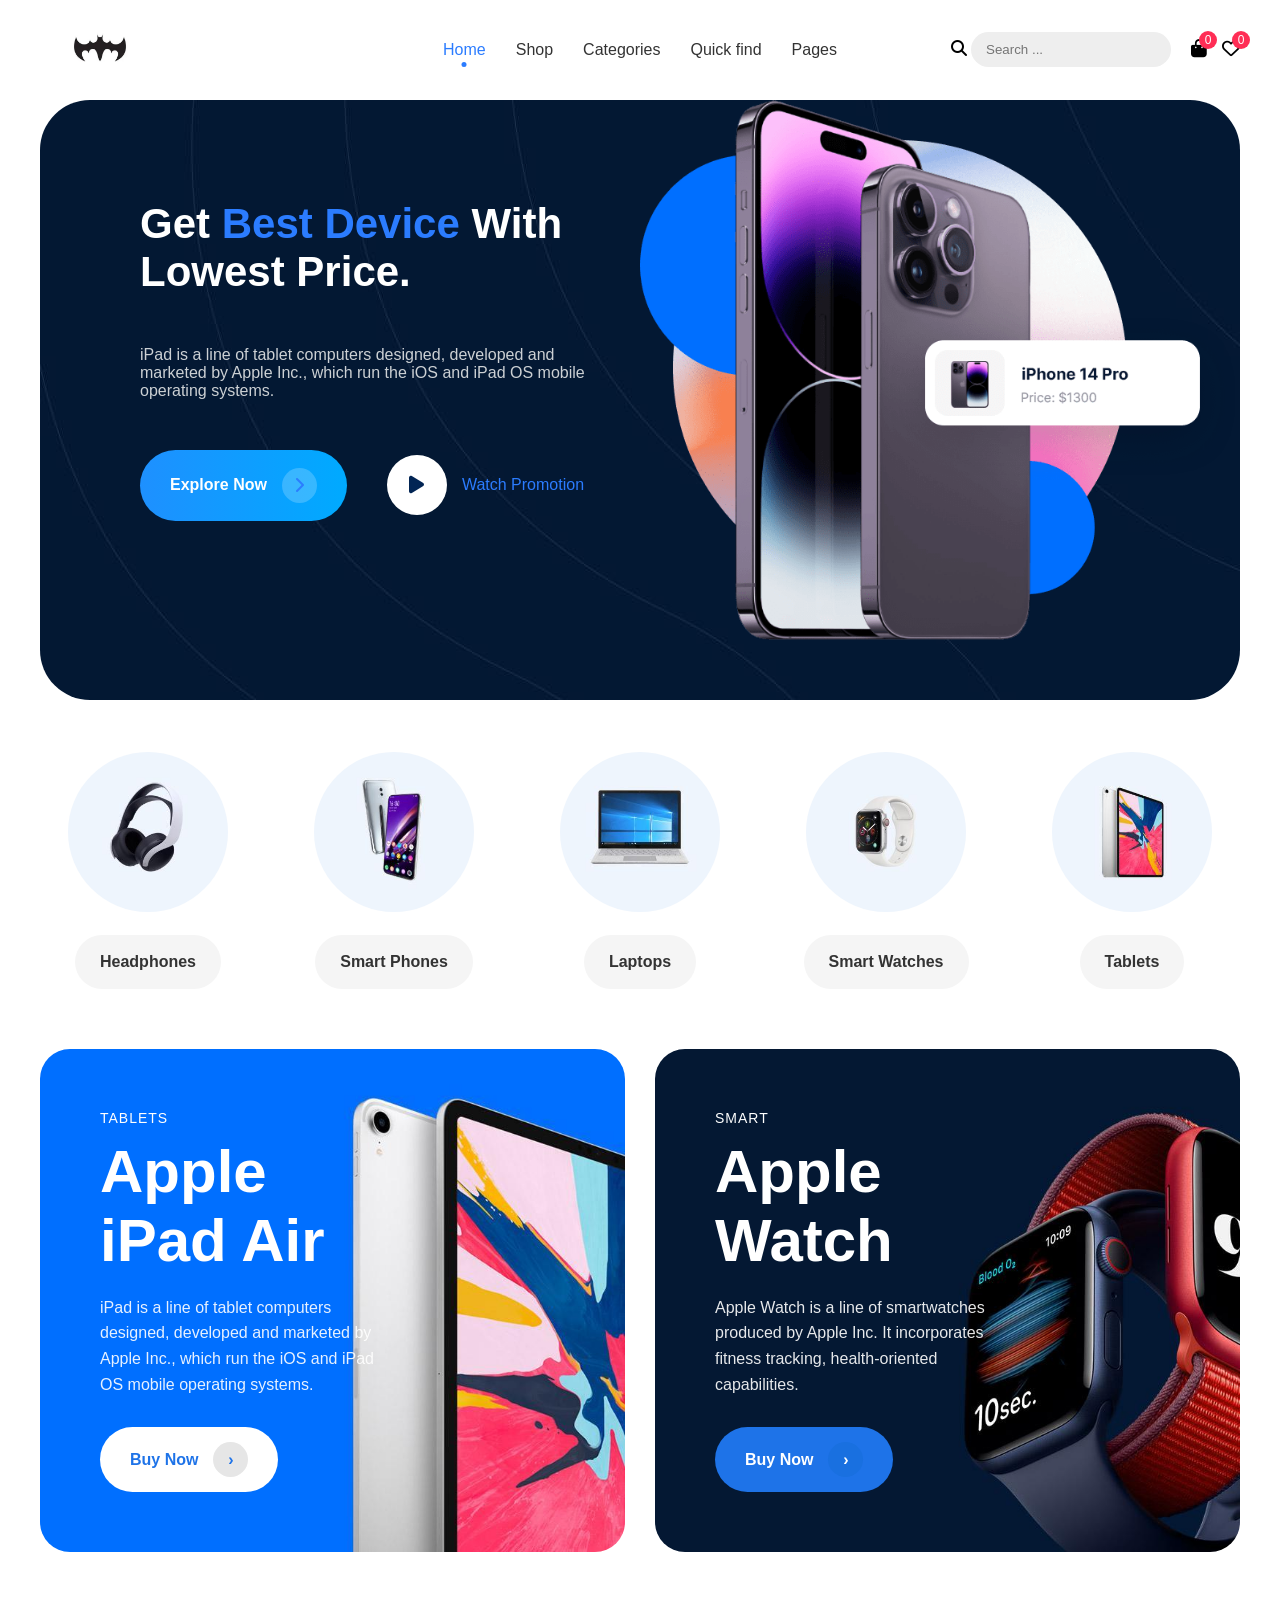
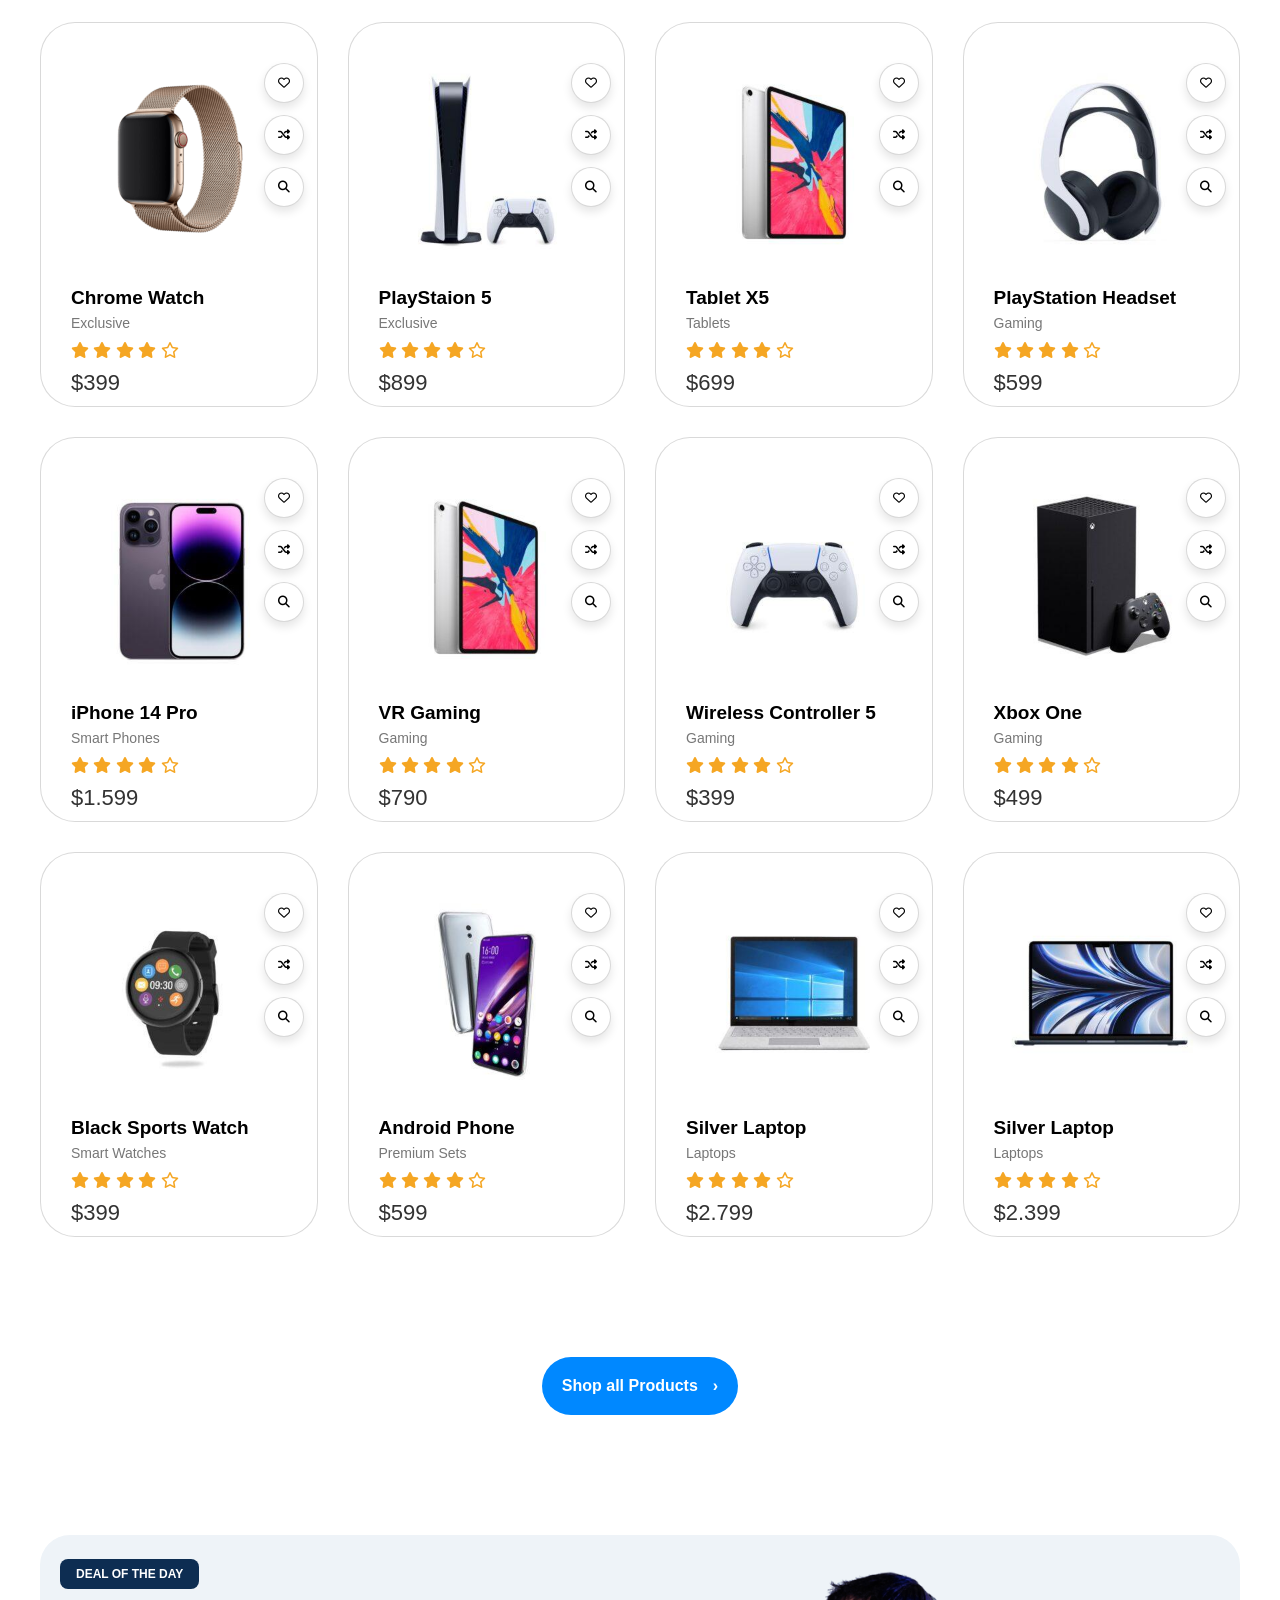
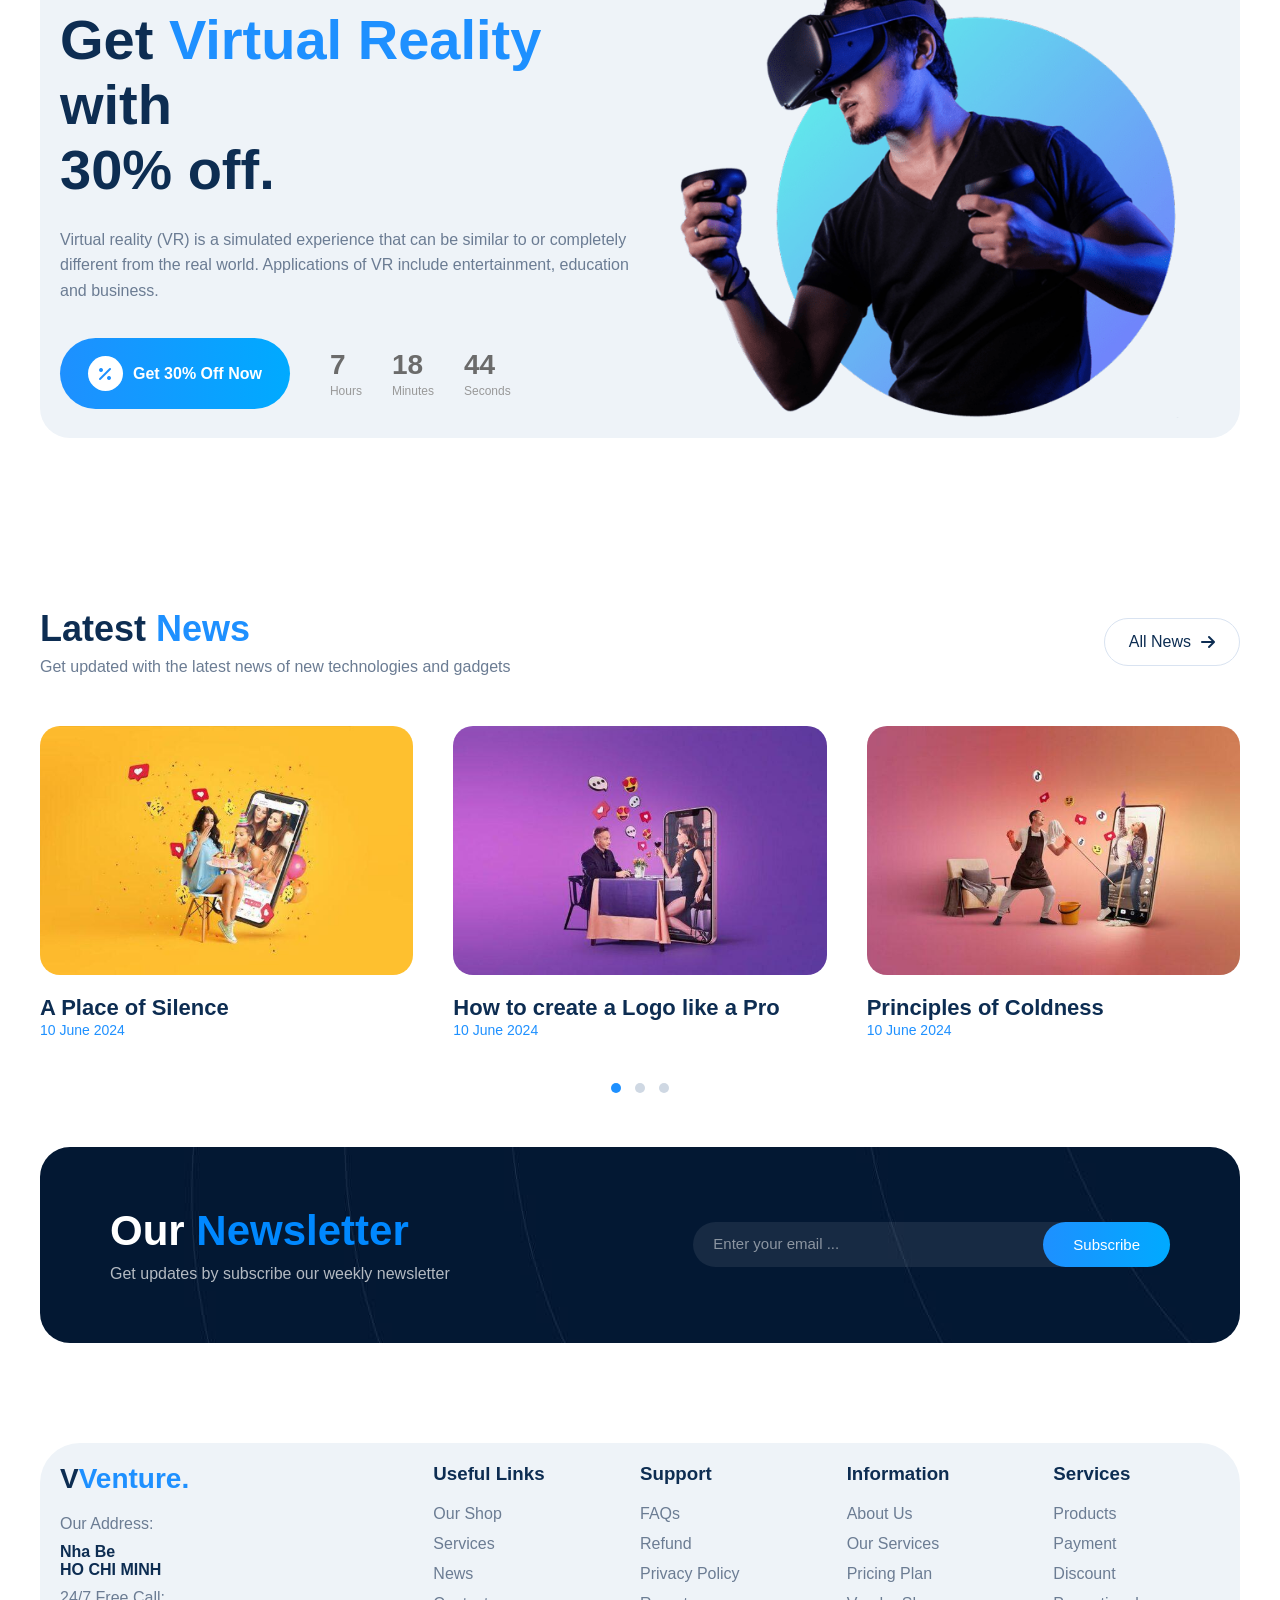
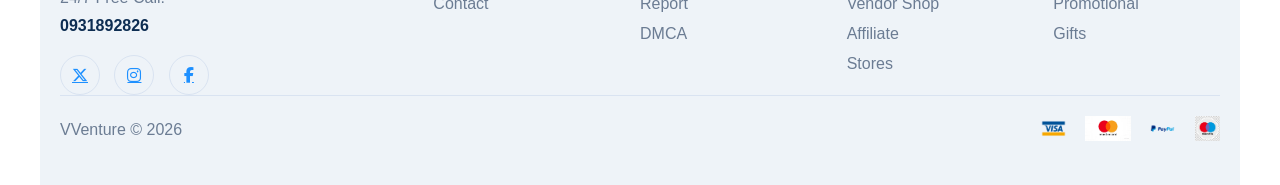
<file: index.html>
<!DOCTYPE html>
<html lang="en">

<head>
  <meta charset="UTF-8">
  <meta name="viewport" content="width=device-width, initial-scale=1.0">
  <title>landing page</title>
  <link rel="stylesheet" href="css/stylesheets.css">
  <link rel="stylesheet" href="https://cdnjs.cloudflare.com/ajax/libs/font-awesome/6.5.1/css/all.min.css">
</head>

<body>
  <div class="container-full">
    <header class="navbar">
      <div class="container">
        <div class="logo">
          <a href="index.html"><img src="images/06-37logo.webp" alt="logo"></a>
        </div>

        <nav class="menu">
          <a class="active menu-a" href="index.html">Home</a>
          <div class="menu-item shop-item">
            <a href="shop.html" class="menu-a">Shop</a>
          </div>
          <div class="menu-item category-item">
            <a href="#" class="menu-a">Categories</a>
          </div>
          <div class="menu-item quick-find-item">
            <a href="#" class="menu-a">Quick find</a>
          </div>
          <div class="menu-item pages-item">
            <a href="#" class="menu-a">Pages</a>
          </div>
          <div class="mega-menu shop">

            <div class="mega-column">
              <h4>Shop by Brand</h4>
              <a href="#"><span>› </span> Apple</a>
              <a href="#"><span>› </span>Sony</a>
              <a href="#"><span>› </span>Samsung</a>
              <a href="#"><span>› </span>Canon</a>
              <a href="#"><span>› </span>Huawei</a>
            </div>

            <div class="mega-column">
              <h4>Shop by Price</h4>
              <a href="#">Under $50</a>
              <a href="#">$50 - $100</a>
              <a href="#">$100 - $200</a>
              <a href="#">$200 - $500</a>
              <a href="#">Over $500</a>
            </div>

            <div class="mega-column">
              <h4>Categories</h4>
              <a href="#"><span>› </span>Headphones</a>
              <a href="#"><span>› </span>Smart Phones</a>
              <a href="#"><span>› </span>Laptops</a>
              <a href="#"><span>› </span>Smart Watches</a>
              <a href="#"><span>› </span>Tablets</a>
            </div>

            <div class="mega-column">
              <h4>Shop by Color</h4>
              <a href="#">Black</a>
              <a href="#">Silver</a>
              <a href="#">White</a>
              <a href="#">Red</a>
              <a href="#">Blue</a>
            </div>

            <div class="mega-column">
              <h4>Shop by Brand</h4>
              <a href="#"><span>› </span>Her</a>
              <a href="#"><span>› </span>Him</a>
              <a href="#"><span>› </span>Gift</a>
            </div>

            <div class="mega-column">
              <img src="images/banner2-1.jpg" alt="">
            </div>

          </div>
          <div class="mega-menu-categories">

            <div class="mega-column-categories">
              <img src="images/icon1-1.png" alt="">
              <p>Smart Phones</p>
              <a href="#" class="mega-column-categories-a">Explore Now</a>
            </div>
            <div class="mega-column-categories">
              <img src="images/icon2-1.png" alt="">
              <p>HeadPhones</p>
              <a href="#" class="mega-column-categories-a">Explore Now</a>
            </div>
            <div class="mega-column-categories">
              <img src="images/icon3-1.png" alt="">
              <p>Laptops</p>
              <a href="#" class="mega-column-categories-a">Explore Now</a>
            </div>
            <div class="mega-column-categories">
              <img src="images/icon4-1.png" alt="">
              <p>Tablets</p>
              <a href="#" class="mega-column-categories-a">Explore Now</a>
            </div>
            <div class="mega-column-categories">
              <img src="images/icon5-1.png" alt="">
              <p>Gaming Console</p>
              <a href="#" class="mega-column-categories-a">Explore Now</a>
            </div>
            <div class="mega-column-categories">
              <img src="images/icon6-1.png" alt="">
              <p>Smart Watches</p>
              <a href="#" class="mega-column-categories-a">Explore Now</a>
            </div>


          </div>
          <div class="mega-menu-quick-find">
            <div class="mega-column-quick-find">
              <h4>Categories</h4>
              <a href="#">Smart Watches</a>
              <a href="#">Smart Phones</a>
              <a href="#">Tablets</a>
              <a href="#">Headphones</a>
              <a href="#">Custom</a>
              <a href="#">More</a>
            </div>
            <div class="mega-column-quick-find">
              <h4>Tags</h4>
              <a href="#">5G</a>
              <a href="#">wifi</a>
              <a href="#">Game</a>
              <a href="#">combo</a>
              <a href="#">Silver</a>
              <a href="#">white</a>
            </div>

          </div>
          <div class="mega-menu-pages">
            <div class="mega-column-pages">
              <a href="#">Blog</a>
              <a href="#">About</a>
              <a href="#"> FAQ</a>
              <a href="#"> Dropdown</a>
            </div>
          </div>
        </nav>

        <div class="right">
          <div class="search">
            <i class="fa-solid fa-magnifying-glass"></i>
            <input type="text" placeholder="Search ...">
          </div>

          <div class="icons">
            <div class="icon"><a href="cart.html"><i class="fa-solid fa-bag-shopping"></i> <span>0</span></a></div>
            <div class="icon"><a href="wishlist.html"><i class="fa-regular fa-heart"></i> <span>0</span></a></div>
          </div>
        </div>
      </div>
    </header>
    <div class="banner">
      <div class="banner-left-site">
        <h1>Get <span>Best Device</span> With Lowest Price.</h1>
        <p>iPad is a line of tablet computers designed, developed and marketed by Apple Inc., which run the iOS and iPad
          OS mobile operating systems. </p>
        <div class="banner-left-site-button-group">
          <a href="#" class="btn-explore">
            Explore Now
            <span class="arrow">
              <i class="fa-solid fa-chevron-right"></i>
            </span>
          </a>

          <a href="#" class="btn-video">
            <span class="play">
              <i class="fa-solid fa-play"></i>
            </span>
            Watch Promotion
          </a>
        </div>
      </div>
      <div class="banner-right-site">
        <img src="images/slide1-1.png" alt="">
      </div>
    </div>
    <section class="categories">

      <div class="category">
        <div class="circle">
          <img src="images/cat2-1.jpg">
        </div>
        <a href="#" class="title">Headphones</a>
      </div>

      <div class="category">
        <div class="circle">
          <img src="images/cat3-1.jpg">
        </div>
        <div class="title">Smart Phones</div>
      </div>

      <div class="category">
        <div class="circle">
          <img src="images/cat5-1.jpg">
        </div>
        <div class="title">Laptops</div>
      </div>

      <div class="category">
        <div class="circle">
          <img src="images/cat1-1.jpg">
        </div>
        <div class="title">Smart Watches</div>
      </div>

      <div class="category">
        <div class="circle">
          <img src="images/cat4-1.jpg">
        </div>
        <div class="title">Tablets</div>
      </div>

    </section>
    <section class="promo">
      <div class="promo-card ipad">
        <div class="promo-content">
          <span class="promo-tag">TABLETS</span>
          <h2>Apple<br>iPad Air</h2>

          <p>
            iPad is a line of tablet computers designed,
            developed and marketed by Apple Inc.,
            which run the iOS and iPad OS mobile
            operating systems.
          </p>

          <a href="#" class="btn white">
            Buy Now <span>›</span>
          </a>
        </div>
      </div>


      <div class="promo-card watch">

        <div class="promo-content">
          <span class="promo-tag">SMART</span>
          <h2>Apple<br>Watch</h2>

          <p>
            Apple Watch is a line of smartwatches produced
            by Apple Inc. It incorporates fitness tracking,
            health-oriented capabilities.
          </p>

          <a href="#" class="btn blue">
            Buy Now <span>›</span>
          </a>
        </div>

      </div>

    </section>
    <section class="card-container" id="products">

    </section>
    <div class="show-all">
      <a href="#">Shop all Products <span>›</span></a>
    </div>
    <section class="deal">

      <div class="deal-left">

        <span class="deal-tag">DEAL OF THE DAY</span>

        <h1>
          Get <span>Virtual Reality</span> with<br>
          30% off.
        </h1>

        <p>
          Virtual reality (VR) is a simulated experience that can be similar to or
          completely different from the real world. Applications of VR include
          entertainment, education and business.
        </p>

        <div class="deal-action">

          <a href="#" class="deal-btn">
            <i class="fa-solid fa-percent"></i>
            Get 30% Off Now
          </a>

          <div class="countdown">

            <div>
              <h3>7</h3>
              <span>Hours</span>
            </div>

            <div>
              <h3>18</h3>
              <span>Minutes</span>
            </div>

            <div>
              <h3>44</h3>
              <span>Seconds</span>
            </div>

          </div>

        </div>

      </div>


      <div class="deal-right">

        <img src="images/img1-1.png" alt="vr">

      </div>

    </section>
    <section class="news">

      <div class="news-header">

        <div>
          <h2>Latest <span>News</span></h2>
          <p>Get updated with the latest news of new technologies and gadgets</p>
        </div>

        <a href="#" class="news-btn">
          All News
          <i class="fa-solid fa-arrow-right"></i>
        </a>

      </div>


      <div class="news-container">

        <div class="news-card">

          <div class="news-img">
            <img src="images/blog2-1-600x400.jpg" alt="">
          </div>

          <h3>A Place of Silence</h3>
          <span class="date">10 June 2024</span>

        </div>


        <div class="news-card">

          <div class="news-img">
            <img src="images/blog6-1-600x400.jpg" alt="">
          </div>

          <h3>How to create a Logo like a Pro</h3>
          <span class="date">10 June 2024</span>

        </div>

        <div class="news-card">

          <div class="news-img">
            <img src="images/blog8-1-600x400.jpg" alt="">
          </div>

          <h3>Principles of Coldness</h3>
          <span class="date">10 June 2024</span>

        </div>

      </div>


      <div class="news-dots">
        <span class="active"></span>
        <span></span>
        <span></span>
      </div>

    </section>
    <section class="contact">
      <div class="contact-left-site">
        <h3>Our <span>Newsletter</span></h3>
        <p>Get updates by subscribe our weekly newsletter</p>
      </div>
      <div class="contact-right-site">
        <form class="subscribe-form">

          <input type="email" placeholder="Enter your email ...">

          <button type="submit">Subscribe</button>

        </form>
      </div>
    </section>
    <footer>

      <div class="footer-container">

        <div class="footer-about">

          <h2 class="footer-logo">V<span>Venture.</span></h2>

          <p>Our Address:</p>
          <h4>Nha Be<br>HO CHI MINH</h4>

          <p>24/7 Free Call:</p>
          <h4>0931892826</h4>

          <div class="social">
            <a href="#"><i class="fa-brands fa-x-twitter"></i></a>
            <a href="#"><i class="fa-brands fa-instagram"></i></a>
            <a href="#"><i class="fa-brands fa-facebook-f"></i></a>
          </div>

        </div>

        <div class="footer-links">
          <h3>Useful Links</h3>
          <ul>
            <li><a href="#">Our Shop</a></li>
            <li><a href="#">Services</a></li>
            <li><a href="#">News</a></li>
            <li><a href="#">Contact</a></li>
          </ul>
        </div>

        <div class="footer-links">
          <h3>Support</h3>
          <ul>
            <li><a href="#">FAQs</a></li>
            <li><a href="#">Refund</a></li>
            <li><a href="#">Privacy Policy</a></li>
            <li><a href="#">Report</a></li>
            <li><a href="#">DMCA</a></li>
          </ul>
        </div>

        <div class="footer-links">
          <h3>Information</h3>
          <ul>
            <li><a href="#">About Us</a></li>
            <li><a href="#">Our Services</a></li>
            <li><a href="#">Pricing Plan</a></li>
            <li><a href="#">Vendor Shop</a></li>
            <li><a href="#">Affiliate</a></li>
            <li><a href="#">Stores</a></li>
          </ul>
        </div>

        <div class="footer-links">
          <h3>Services</h3>
          <ul>
            <li><a href="#">Products</a></li>
            <li><a href="#">Payment</a></li>
            <li><a href="#">Discount</a></li>
            <li><a href="#">Promotional</a></li>
            <li><a href="#">Gifts</a></li>
          </ul>
        </div>
      </div>
      <div class="footer-bottom">

        <p>VVenture © 2026</p>

        <div class="payments">
          <img src="images/visa-logo-png_seeklogo-198364.webp" alt="">
          <img src="images/mastercard-logo-design-1024x559.webp" alt="">
          <img src="images/free-paypal-icon-svg-download-png-226456.webp" alt="">
          <img
            src="images/imgbin-maestro-landhaus-biehl-mastercard-logo-payment-mastercard-rjGYBQgdQ3HUF3TEXr9yKDcws_t.webp"
            alt="">
        </div>

      </div>
    </footer>
  </div>
  <script src="javascript/redux.js"></script>
  <script src="javascript/product.js"></script>
</body>

</html>
</file>
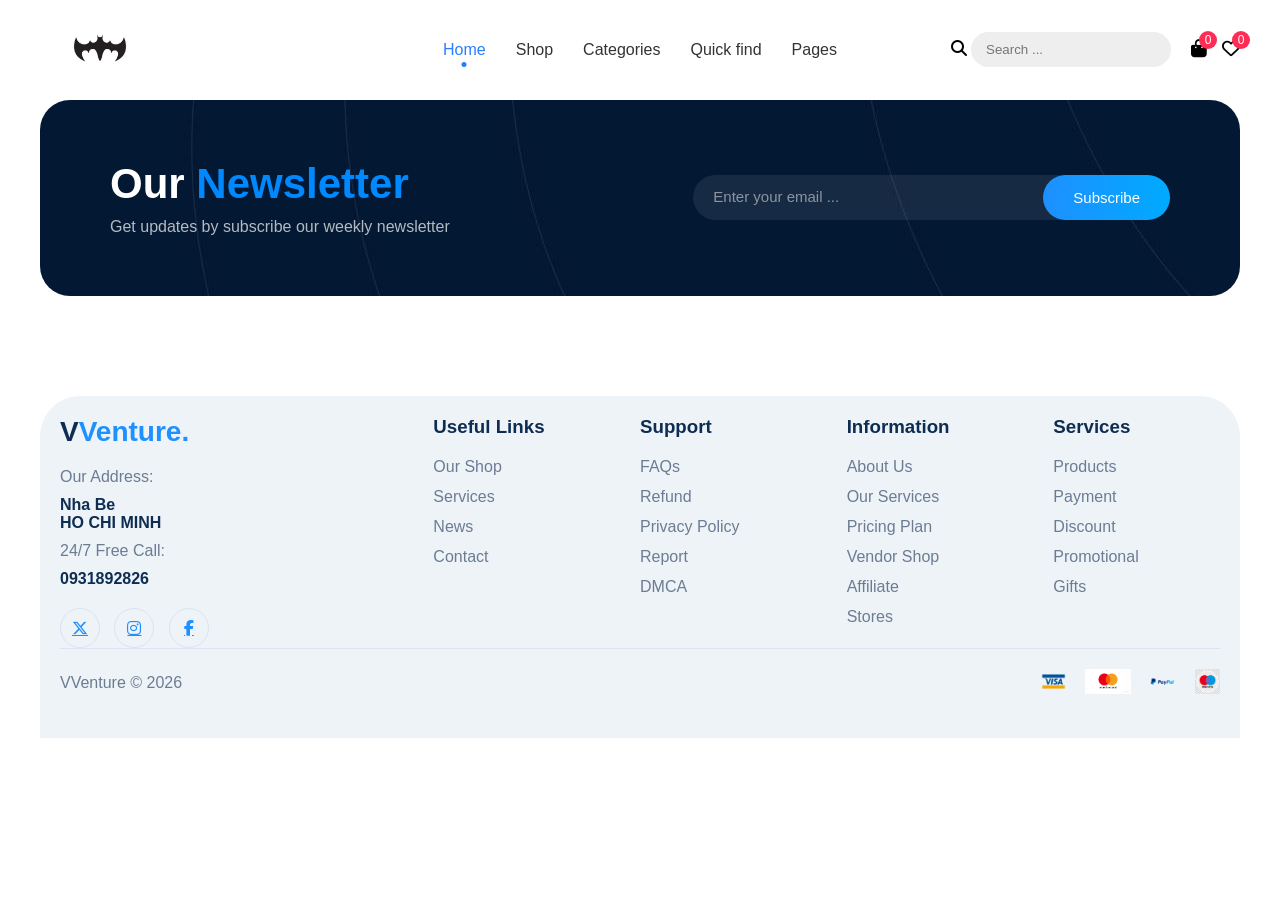
<file: cart.html>
<!DOCTYPE html>
<html lang="en">
<head>
    <meta charset="UTF-8">
    <meta name="viewport" content="width=device-width, initial-scale=1.0">
    <title>Document</title>
    <link rel="stylesheet" href="css/stylesheets.css">
    <link rel="stylesheet" href="https://cdnjs.cloudflare.com/ajax/libs/font-awesome/6.5.1/css/all.min.css">
    <link rel="stylesheet" href="css/cart.css">
</head>
<body>
    <div class="container-full">
     <header class="navbar">
      <div class="container">
        <div class="logo">
          <a href="index.html"><img src="images/06-37logo.webp" alt="logo"></a>
        </div>

        <nav class="menu">
          <a class="active menu-a" href="index.html">Home</a>
          <div class="menu-item shop-item">
            <a href="shop.html" class="menu-a">Shop</a>
          </div>
          <div class="menu-item category-item">
            <a href="#" class="menu-a">Categories</a>
          </div>
          <div class="menu-item quick-find-item">
            <a href="#" class="menu-a">Quick find</a>
          </div>
          <div class="menu-item pages-item">
            <a href="#" class="menu-a">Pages</a>
          </div>
          <div class="mega-menu shop">

            <div class="mega-column">
              <h4>Shop by Brand</h4>
              <a href="#"><span>› </span> Apple</a>
              <a href="#"><span>› </span>Sony</a>
              <a href="#"><span>› </span>Samsung</a>
              <a href="#"><span>› </span>Canon</a>
              <a href="#"><span>› </span>Huawei</a>
            </div>

            <div class="mega-column">
              <h4>Shop by Price</h4>
              <a href="#">Under $50</a>
              <a href="#">$50 - $100</a>
              <a href="#">$100 - $200</a>
              <a href="#">$200 - $500</a>
              <a href="#">Over $500</a>
            </div>

            <div class="mega-column">
              <h4>Categories</h4>
              <a href="#"><span>› </span>Headphones</a>
              <a href="#"><span>› </span>Smart Phones</a>
              <a href="#"><span>› </span>Laptops</a>
              <a href="#"><span>› </span>Smart Watches</a>
              <a href="#"><span>› </span>Tablets</a>
            </div>

            <div class="mega-column">
              <h4>Shop by Color</h4>
              <a href="#">Black</a>
              <a href="#">Silver</a>
              <a href="#">White</a>
              <a href="#">Red</a>
              <a href="#">Blue</a>
            </div>

            <div class="mega-column">
              <h4>Shop by Brand</h4>
              <a href="#"><span>› </span>Her</a>
              <a href="#"><span>› </span>Him</a>
              <a href="#"><span>› </span>Gift</a>
            </div>

            <div class="mega-column">
              <img src="images/banner2-1.jpg" alt="">
            </div>

          </div>
          <div class="mega-menu-categories">

            <div class="mega-column-categories">
              <img src="images/icon1-1.png" alt="">
              <p>Smart Phones</p>
              <a href="#" class="mega-column-categories-a">Explore Now</a>
            </div>
            <div class="mega-column-categories">
              <img src="images/icon2-1.png" alt="">
              <p>HeadPhones</p>
              <a href="#" class="mega-column-categories-a">Explore Now</a>
            </div>
            <div class="mega-column-categories">
              <img src="images/icon3-1.png" alt="">
              <p>Laptops</p>
              <a href="#" class="mega-column-categories-a">Explore Now</a>
            </div>
            <div class="mega-column-categories">
              <img src="images/icon4-1.png" alt="">
              <p>Tablets</p>
              <a href="#" class="mega-column-categories-a">Explore Now</a>
            </div>
            <div class="mega-column-categories">
              <img src="images/icon5-1.png" alt="">
              <p>Gaming Console</p>
              <a href="#" class="mega-column-categories-a">Explore Now</a>
            </div>
            <div class="mega-column-categories">
              <img src="images/icon6-1.png" alt="">
              <p>Smart Watches</p>
              <a href="#" class="mega-column-categories-a">Explore Now</a>
            </div>


          </div>
          <div class="mega-menu-quick-find">
            <div class="mega-column-quick-find">
              <h4>Categories</h4>
              <a href="#">Smart Watches</a>
              <a href="#">Smart Phones</a>
              <a href="#">Tablets</a>
              <a href="#">Headphones</a>
              <a href="#">Custom</a>
              <a href="#">More</a>
            </div>
            <div class="mega-column-quick-find">
              <h4>Tags</h4>
              <a href="#">5G</a>
              <a href="#">wifi</a>
              <a href="#">Game</a>
              <a href="#">combo</a>
              <a href="#">Silver</a>
              <a href="#">white</a>
            </div>

          </div>
          <div class="mega-menu-pages">
            <div class="mega-column-pages">
              <a href="#">Blog</a>
              <a href="#">About</a>
              <a href="#"> FAQ</a>
              <a href="#"> Dropdown</a>
            </div>
          </div>
        </nav>

        <div class="right">
          <div class="search">
            <i class="fa-solid fa-magnifying-glass"></i>
            <input type="text" placeholder="Search ...">
          </div>

          <div class="icons">
            <div class="icon"><a href="cart.html"><i class="fa-solid fa-bag-shopping"></i> <span>0</span></a></div>
            <div class="icon"><a href="wishlist.html"><i class="fa-regular fa-heart"></i> <span>0</span></a></div>
          </div>
        </div>
      </div>
    </header>
    <div id="cart-list"></div>
      <section class="contact">
      <div class="contact-left-site">
        <h3>Our <span>Newsletter</span></h3>
        <p>Get updates by subscribe our weekly newsletter</p>
      </div>
      <div class="contact-right-site">
        <form class="subscribe-form">

          <input type="email" placeholder="Enter your email ...">

          <button type="submit">Subscribe</button>

        </form>
      </div>
    </section>
      <footer>

      <div class="footer-container">

        <div class="footer-about">

          <h2 class="footer-logo">V<span>Venture.</span></h2>

          <p>Our Address:</p>
          <h4>Nha Be<br>HO CHI MINH</h4>

          <p>24/7 Free Call:</p>
          <h4>0931892826</h4>

          <div class="social">
            <a href="#"><i class="fa-brands fa-x-twitter"></i></a>
            <a href="#"><i class="fa-brands fa-instagram"></i></a>
            <a href="#"><i class="fa-brands fa-facebook-f"></i></a>
          </div>

        </div>

        <div class="footer-links">
          <h3>Useful Links</h3>
          <ul>
            <li><a href="#">Our Shop</a></li>
            <li><a href="#">Services</a></li>
            <li><a href="#">News</a></li>
            <li><a href="#">Contact</a></li>
          </ul>
        </div>

        <div class="footer-links">
          <h3>Support</h3>
          <ul>
            <li><a href="#">FAQs</a></li>
            <li><a href="#">Refund</a></li>
            <li><a href="#">Privacy Policy</a></li>
            <li><a href="#">Report</a></li>
            <li><a href="#">DMCA</a></li>
          </ul>
        </div>

        <div class="footer-links">
          <h3>Information</h3>
          <ul>
            <li><a href="#">About Us</a></li>
            <li><a href="#">Our Services</a></li>
            <li><a href="#">Pricing Plan</a></li>
            <li><a href="#">Vendor Shop</a></li>
            <li><a href="#">Affiliate</a></li>
            <li><a href="#">Stores</a></li>
          </ul>
        </div>

        <div class="footer-links">
          <h3>Services</h3>
          <ul>
            <li><a href="#">Products</a></li>
            <li><a href="#">Payment</a></li>
            <li><a href="#">Discount</a></li>
            <li><a href="#">Promotional</a></li>
            <li><a href="#">Gifts</a></li>
          </ul>
        </div>
      </div>
      <div class="footer-bottom">

        <p>VVenture © 2026</p>

        <div class="payments">
          <img src="images/visa-logo-png_seeklogo-198364.webp" alt="">
          <img src="images/mastercard-logo-design-1024x559.webp" alt="">
          <img src="images/free-paypal-icon-svg-download-png-226456.webp" alt="">
          <img
            src="images/imgbin-maestro-landhaus-biehl-mastercard-logo-payment-mastercard-rjGYBQgdQ3HUF3TEXr9yKDcws_t.webp"
            alt="">
        </div>

      </div>
    </footer>
    </div>
    <script src="javascript/redux.js"></script>
    <script src="javascript/card.js"></script>
</body>
</html>
</file>
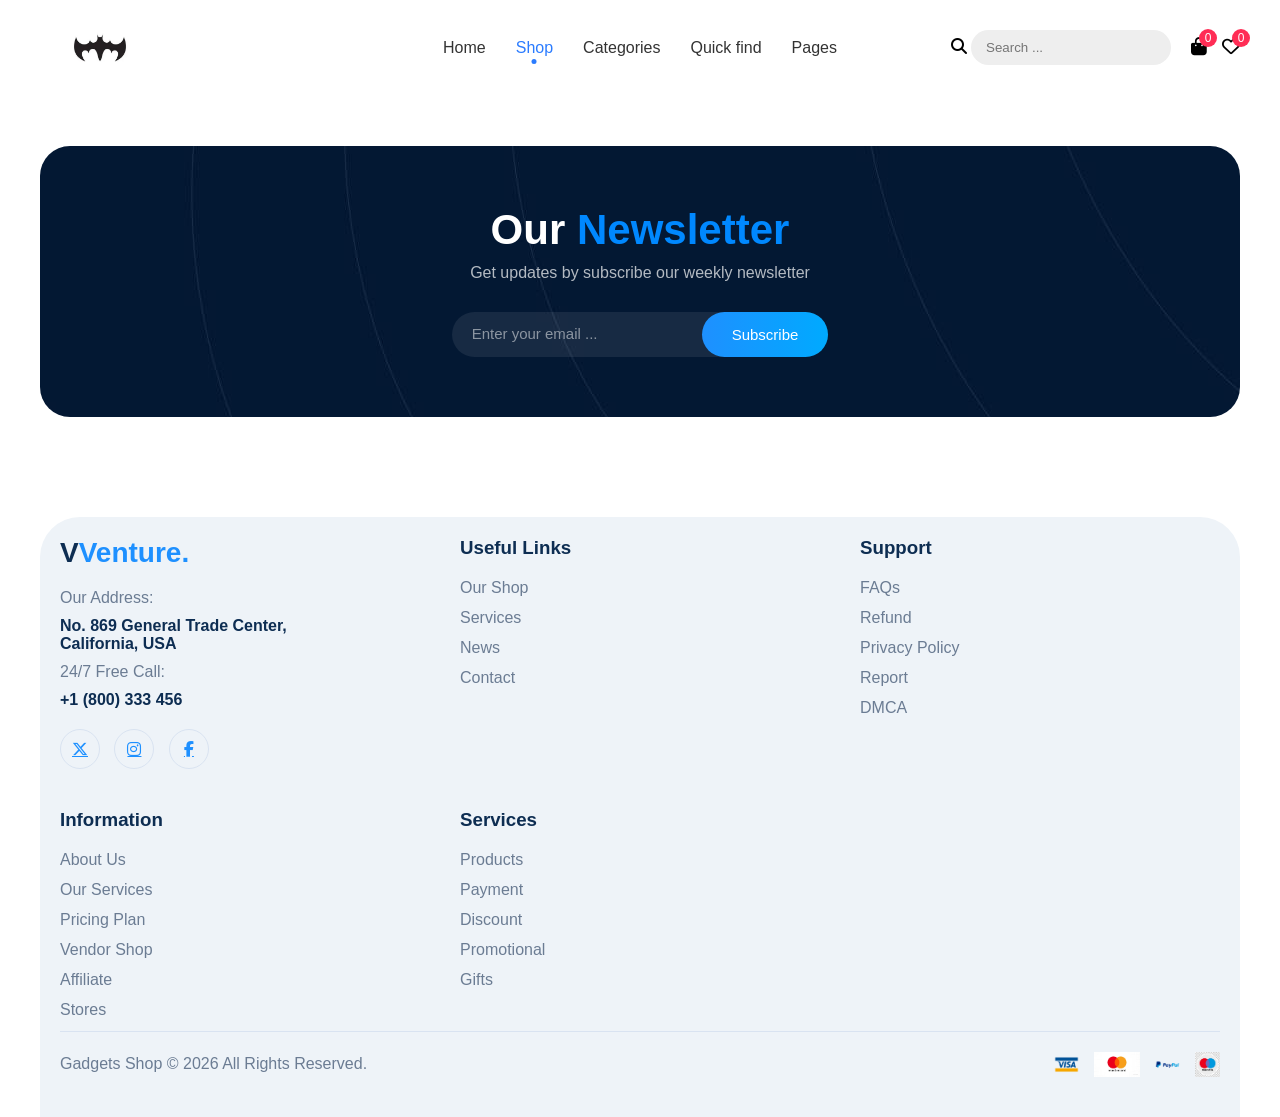
<file: product-detail.html>
<!DOCTYPE html>
<html lang="en">

<head>
  <meta charset="UTF-8">
  <meta name="viewport" content="width=device-width, initial-scale=1.0">
  <title>Product Detail</title>
  <link rel="stylesheet" href="css/detail.css">
  <link rel="stylesheet" href="https://cdnjs.cloudflare.com/ajax/libs/font-awesome/6.5.1/css/all.min.css">
</head>

<body>
  <div class="container-full">
    <header class="navbar">
      <div class="container">

        <div class="logo">
          <a href="index.html"><img src="images/06-37logo.webp" alt="logo"></a>
        </div>

        <nav class="menu">
          <a class="menu-a" href="index.html">Home</a>
          <div class="menu-item shop-item">
            <a href="shop.html" class="active menu-a">Shop</a>
          </div>
          <div class="menu-item category-item">
            <a href="#" class="menu-a">Categories</a>
          </div>
          <div class="menu-item quick-find-item">
            <a href="#" class="menu-a">Quick find</a>
          </div>
          <div class="menu-item pages-item">
            <a href="#" class="menu-a">Pages</a>
          </div>
          <div class="mega-menu shop">

            <div class="mega-column">
              <h4>Shop by Brand</h4>
              <a href="#"><span>› </span> Apple</a>
              <a href="#"><span>› </span>Sony</a>
              <a href="#"><span>› </span>Samsung</a>
              <a href="#"><span>› </span>Canon</a>
              <a href="#"><span>› </span>Huawei</a>
            </div>

            <div class="mega-column">
              <h4>Shop by Price</h4>
              <a href="#">Under $50</a>
              <a href="#">$50 - $100</a>
              <a href="#">$100 - $200</a>
              <a href="#">$200 - $500</a>
              <a href="#">Over $500</a>
            </div>

            <div class="mega-column">
              <h4>Categories</h4>
              <a href="#"><span>› </span>Headphones</a>
              <a href="#"><span>› </span>Smart Phones</a>
              <a href="#"><span>› </span>Laptops</a>
              <a href="#"><span>› </span>Smart Watches</a>
              <a href="#"><span>› </span>Tablets</a>
            </div>

            <div class="mega-column">
              <h4>Shop by Color</h4>
              <a href="#">Black</a>
              <a href="#">Silver</a>
              <a href="#">White</a>
              <a href="#">Red</a>
              <a href="#">Blue</a>
            </div>

            <div class="mega-column">
              <h4>Shop by Brand</h4>
              <a href="#"><span>› </span>Her</a>
              <a href="#"><span>› </span>Him</a>
              <a href="#"><span>› </span>Gift</a>
            </div>

            <div class="mega-column">
              <img src="images/banner2-1.jpg" alt="">
            </div>

          </div>
          <div class="mega-menu-categories">

            <div class="mega-column-categories">
              <img src="images/icon1-1.png" alt="">
              <p>Smart Phones</p>
              <a href="#" class="mega-column-categories-a">Explore Now</a>
            </div>
            <div class="mega-column-categories">
              <img src="images/icon2-1.png" alt="">
              <p>HeadPhones</p>
              <a href="#" class="mega-column-categories-a">Explore Now</a>
            </div>
            <div class="mega-column-categories">
              <img src="images/icon3-1.png" alt="">
              <p>Laptops</p>
              <a href="#" class="mega-column-categories-a">Explore Now</a>
            </div>
            <div class="mega-column-categories">
              <img src="images/icon4-1.png" alt="">
              <p>Tablets</p>
              <a href="#" class="mega-column-categories-a">Explore Now</a>
            </div>
            <div class="mega-column-categories">
              <img src="images/icon5-1.png" alt="">
              <p>Gaming Console</p>
              <a href="#" class="mega-column-categories-a">Explore Now</a>
            </div>
            <div class="mega-column-categories">
              <img src="images/icon6-1.png" alt="">
              <p>Smart Watches</p>
              <a href="#" class="mega-column-categories-a">Explore Now</a>
            </div>


          </div>
          <div class="mega-menu-quick-find">
            <div class="mega-column-quick-find">
              <h4>Categories</h4>
              <a href="#">Smart Watches</a>
              <a href="#">Smart Phones</a>
              <a href="#">Tablets</a>
              <a href="#">Headphones</a>
              <a href="#">Custom</a>
              <a href="#">More</a>
            </div>
            <div class="mega-column-quick-find">
              <h4>Tags</h4>
              <a href="#">5G</a>
              <a href="#">wifi</a>
              <a href="#">Game</a>
              <a href="#">combo</a>
              <a href="#">Silver</a>
              <a href="#">white</a>
            </div>

          </div>
          <div class="mega-menu-pages">
            <div class="mega-column-pages">
              <a href="#">Blog</a>
              <a href="#">About</a>
              <a href="#"> FAQ</a>
              <a href="#"> Dropdown</a>
            </div>
          </div>
        </nav>

        <div class="right">
          <div class="search">
            <i class="fa-solid fa-magnifying-glass"></i>
            <input type="text" placeholder="Search ...">
          </div>

          <div class="icons">
            <div class="icon"><i class="fa-solid fa-bag-shopping"></i> <span>0</span></div>
            <div class="icon"><i class="fa-regular fa-heart"></i> <span>0</span></div>
          </div>
        </div>
      </div>
    </header>


    <div id="product-detail"></div>
    <section class="contact">
      <div class="contact-left-site">
        <h3>Our <span>Newsletter</span></h3>
        <p>Get updates by subscribe our weekly newsletter</p>
      </div>
      <div class="contact-right-site">
        <form class="subscribe-form">

          <input type="email" placeholder="Enter your email ...">

          <button type="submit">Subscribe</button>

        </form>
      </div>
    </section>
    <footer>

      <div class="footer-container">

        <div class="footer-about">

          <h2 class="footer-logo">V<span>Venture.</span></h2>

          <p>Our Address:</p>
          <h4>No. 869 General Trade Center,<br>California, USA</h4>

          <p>24/7 Free Call:</p>
          <h4>+1 (800) 333 456</h4>

          <div class="social">
            <a href="#"><i class="fa-brands fa-x-twitter"></i></a>
            <a href="#"><i class="fa-brands fa-instagram"></i></a>
            <a href="#"><i class="fa-brands fa-facebook-f"></i></a>
          </div>

        </div>

        <div class="footer-links">
          <h3>Useful Links</h3>
          <ul>
            <li><a href="#">Our Shop</a></li>
            <li><a href="#">Services</a></li>
            <li><a href="#">News</a></li>
            <li><a href="#">Contact</a></li>
          </ul>
        </div>

        <div class="footer-links">
          <h3>Support</h3>
          <ul>
            <li><a href="#">FAQs</a></li>
            <li><a href="#">Refund</a></li>
            <li><a href="#">Privacy Policy</a></li>
            <li><a href="#">Report</a></li>
            <li><a href="#">DMCA</a></li>
          </ul>
        </div>

        <div class="footer-links">
          <h3>Information</h3>
          <ul>
            <li><a href="#">About Us</a></li>
            <li><a href="#">Our Services</a></li>
            <li><a href="#">Pricing Plan</a></li>
            <li><a href="#">Vendor Shop</a></li>
            <li><a href="#">Affiliate</a></li>
            <li><a href="#">Stores</a></li>
          </ul>
        </div>

        <div class="footer-links">
          <h3>Services</h3>
          <ul>
            <li><a href="#">Products</a></li>
            <li><a href="#">Payment</a></li>
            <li><a href="#">Discount</a></li>
            <li><a href="#">Promotional</a></li>
            <li><a href="#">Gifts</a></li>
          </ul>
        </div>
      </div>

      <div class="footer-bottom">

        <p>Gadgets Shop © 2026 All Rights Reserved.</p>

        <div class="payments">
          <img src="images/visa-logo-png_seeklogo-198364.webp" alt="">
          <img src="images/mastercard-logo-design-1024x559.webp" alt="">
          <img src="images/free-paypal-icon-svg-download-png-226456.webp" alt="">
          <img
            src="images/imgbin-maestro-landhaus-biehl-mastercard-logo-payment-mastercard-rjGYBQgdQ3HUF3TEXr9yKDcws_t.webp"
            alt="">
        </div>

      </div>
    </footer>
  </div>

  <script src="javascript/detail.js"></script>
</body>

</html>
</file>
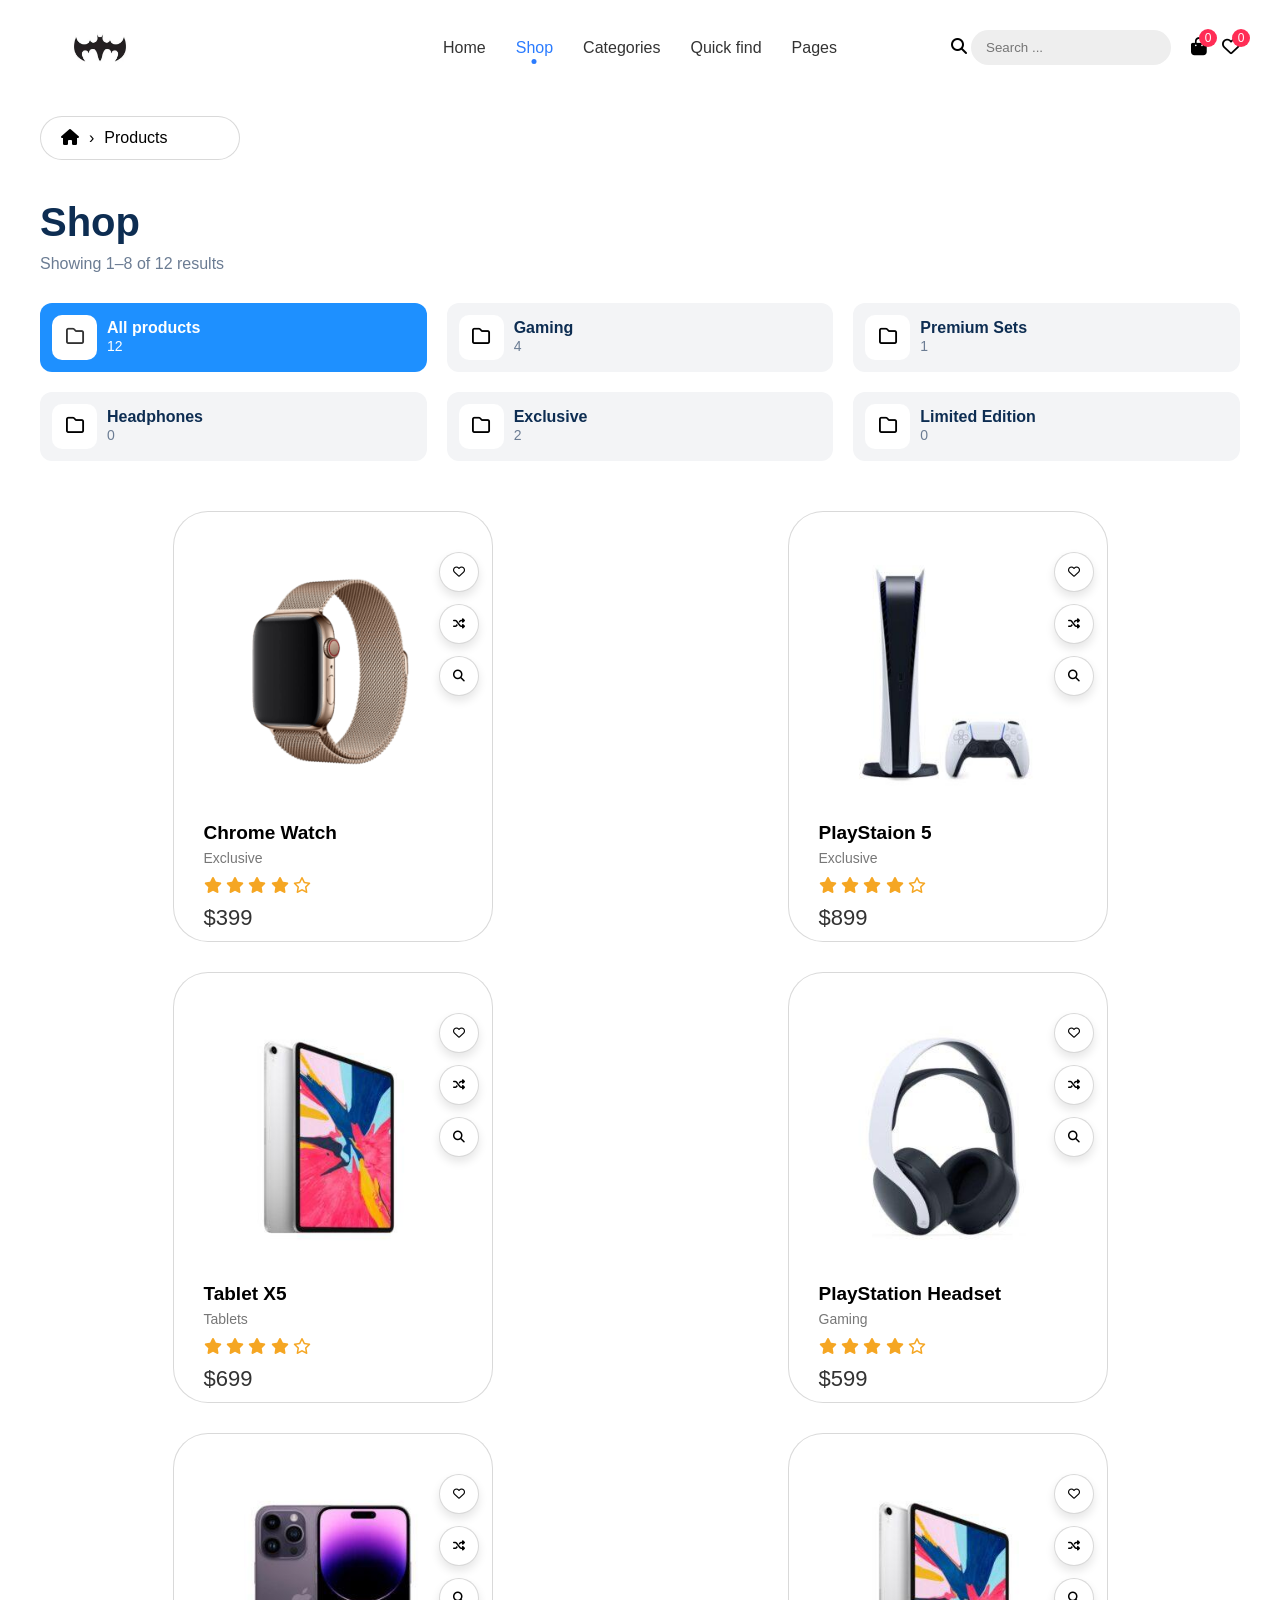
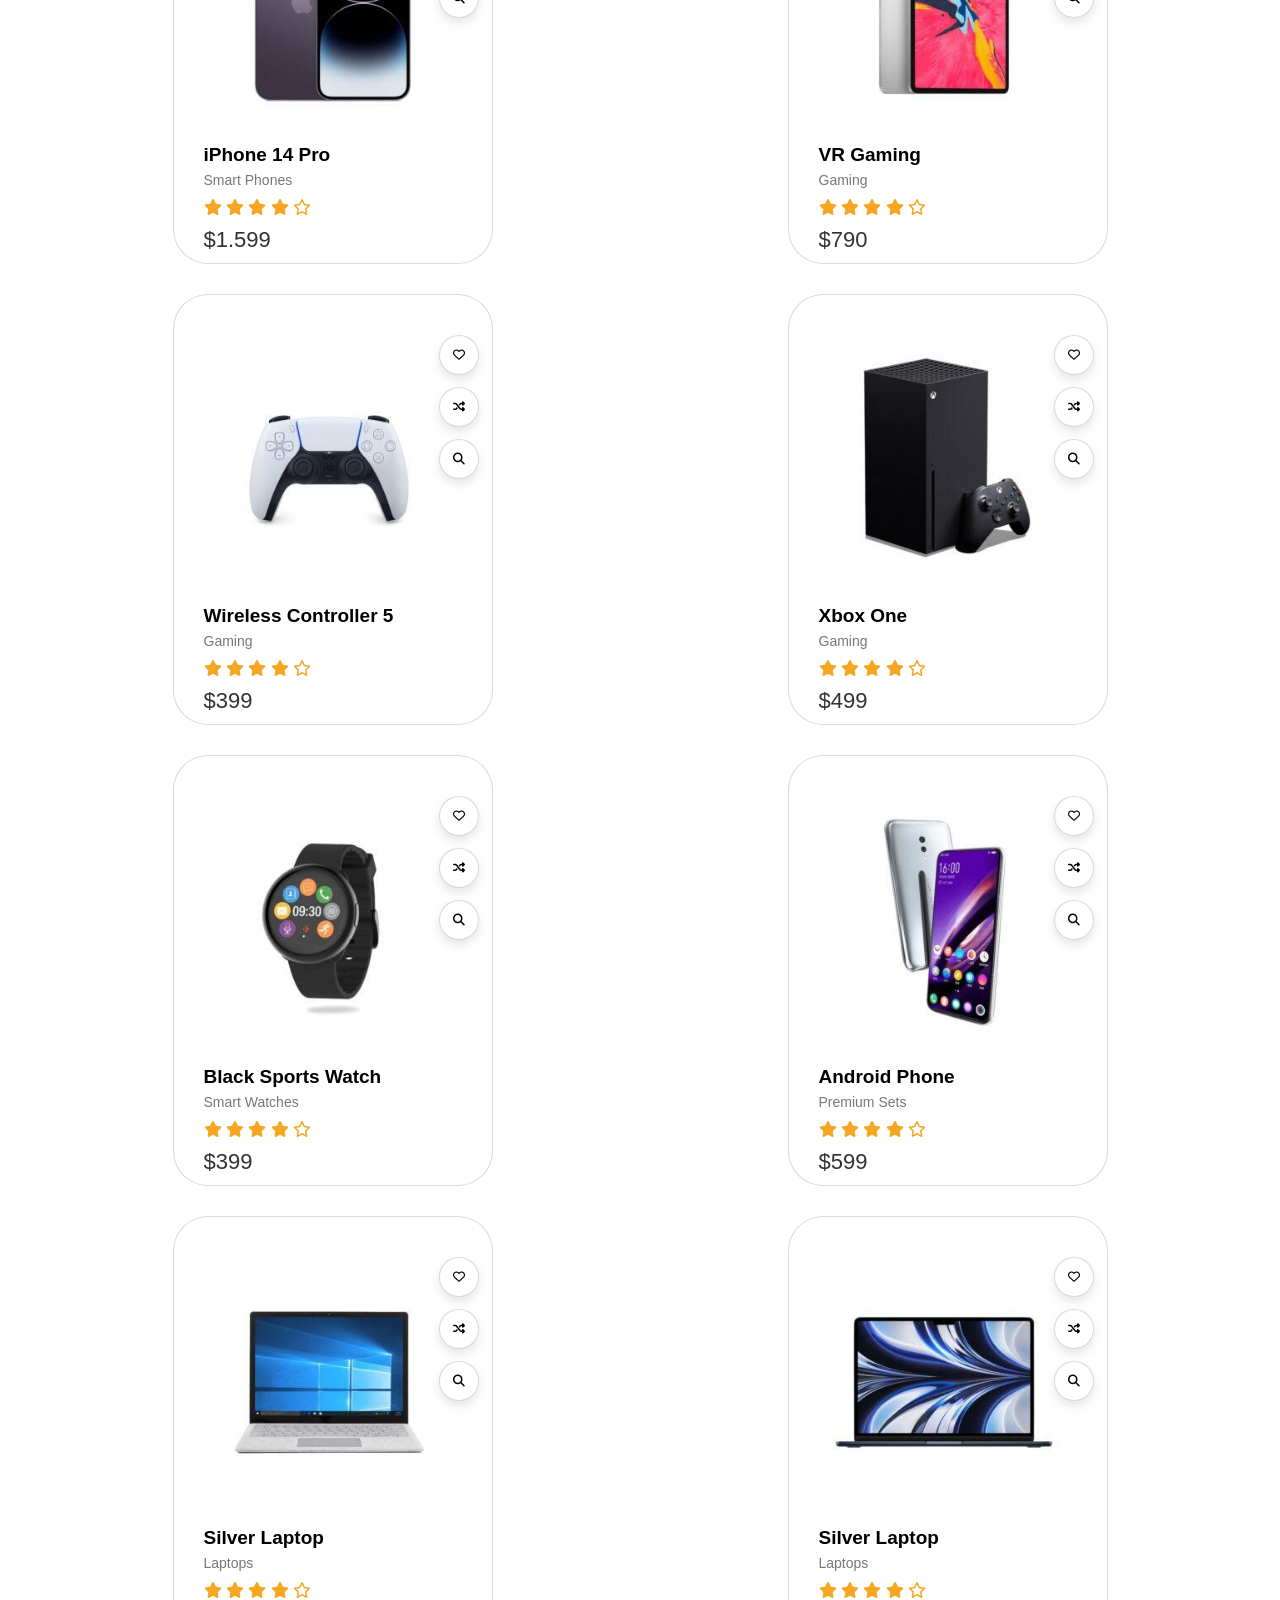
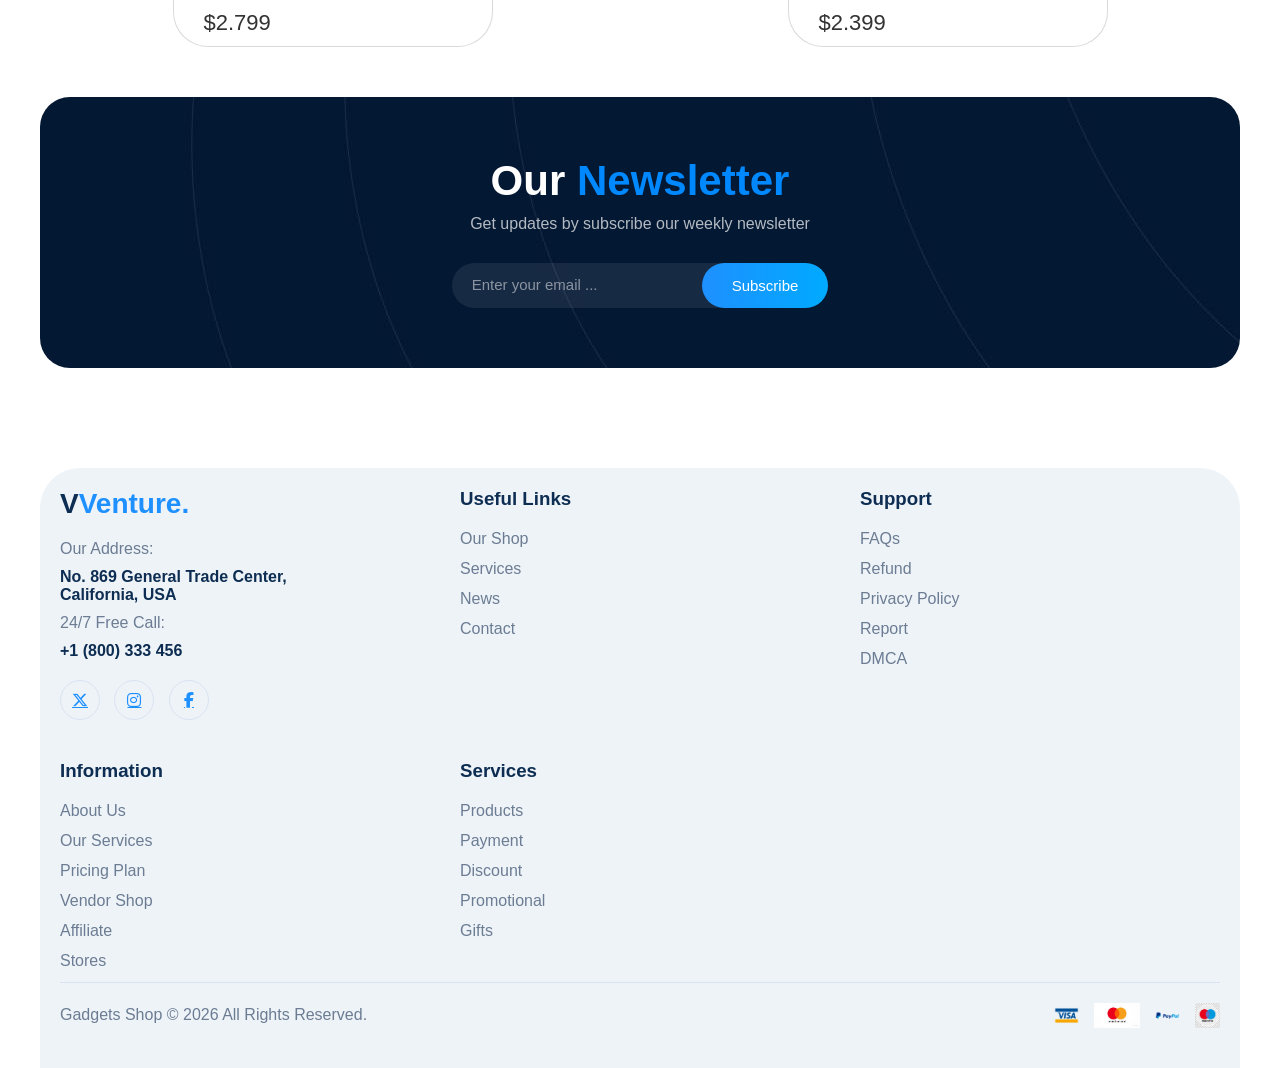
<file: shop.html>
<!DOCTYPE html>
<html lang="en">

<head>
  <meta charset="UTF-8">
  <meta name="viewport" content="width=device-width, initial-scale=1.0">
  <title>shop</title>
  <link rel="stylesheet" href="https://cdnjs.cloudflare.com/ajax/libs/font-awesome/6.5.1/css/all.min.css">
  <link rel="stylesheet" href="css/shop.css">
</head>

<body>
  <div class="container-full">
    <header class="navbar">
      <div class="container">

        <div class="logo">
          <a href="index.html"><img src="images/06-37logo.webp" alt="logo"></a>
        </div>

        <nav class="menu">
          <a class="menu-a" href="index.html">Home</a>
          <div class="menu-item shop-item">
            <a href="shop.html" class="active menu-a">Shop</a>
          </div>
          <div class="menu-item category-item">
            <a href="#" class="menu-a">Categories</a>
          </div>
          <div class="menu-item quick-find-item">
            <a href="#" class="menu-a">Quick find</a>
          </div>
          <div class="menu-item pages-item">
            <a href="#" class="menu-a">Pages</a>
          </div>
          <div class="mega-menu shop">

            <div class="mega-column">
              <h4>Shop by Brand</h4>
              <a href="#"><span>› </span> Apple</a>
              <a href="#"><span>› </span>Sony</a>
              <a href="#"><span>› </span>Samsung</a>
              <a href="#"><span>› </span>Canon</a>
              <a href="#"><span>› </span>Huawei</a>
            </div>

            <div class="mega-column">
              <h4>Shop by Price</h4>
              <a href="#">Under $50</a>
              <a href="#">$50 - $100</a>
              <a href="#">$100 - $200</a>
              <a href="#">$200 - $500</a>
              <a href="#">Over $500</a>
            </div>

            <div class="mega-column">
              <h4>Categories</h4>
              <a href="#"><span>› </span>Headphones</a>
              <a href="#"><span>› </span>Smart Phones</a>
              <a href="#"><span>› </span>Laptops</a>
              <a href="#"><span>› </span>Smart Watches</a>
              <a href="#"><span>› </span>Tablets</a>
            </div>

            <div class="mega-column">
              <h4>Shop by Color</h4>
              <a href="#">Black</a>
              <a href="#">Silver</a>
              <a href="#">White</a>
              <a href="#">Red</a>
              <a href="#">Blue</a>
            </div>

            <div class="mega-column">
              <h4>Shop by Brand</h4>
              <a href="#"><span>› </span>Her</a>
              <a href="#"><span>› </span>Him</a>
              <a href="#"><span>› </span>Gift</a>
            </div>

            <div class="mega-column">
              <img src="images/banner2-1.jpg" alt="">
            </div>

          </div>
          <div class="mega-menu-categories">

            <div class="mega-column-categories">
              <img src="images/icon1-1.png" alt="">
              <p>Smart Phones</p>
              <a href="#" class="mega-column-categories-a">Explore Now</a>
            </div>
            <div class="mega-column-categories">
              <img src="images/icon2-1.png" alt="">
              <p>HeadPhones</p>
              <a href="#" class="mega-column-categories-a">Explore Now</a>
            </div>
            <div class="mega-column-categories">
              <img src="images/icon3-1.png" alt="">
              <p>Laptops</p>
              <a href="#" class="mega-column-categories-a">Explore Now</a>
            </div>
            <div class="mega-column-categories">
              <img src="images/icon4-1.png" alt="">
              <p>Tablets</p>
              <a href="#" class="mega-column-categories-a">Explore Now</a>
            </div>
            <div class="mega-column-categories">
              <img src="images/icon5-1.png" alt="">
              <p>Gaming Console</p>
              <a href="#" class="mega-column-categories-a">Explore Now</a>
            </div>
            <div class="mega-column-categories">
              <img src="images/icon6-1.png" alt="">
              <p>Smart Watches</p>
              <a href="#" class="mega-column-categories-a">Explore Now</a>
            </div>


          </div>
          <div class="mega-menu-quick-find">
            <div class="mega-column-quick-find">
              <h4>Categories</h4>
              <a href="#">Smart Watches</a>
              <a href="#">Smart Phones</a>
              <a href="#">Tablets</a>
              <a href="#">Headphones</a>
              <a href="#">Custom</a>
              <a href="#">More</a>
            </div>
            <div class="mega-column-quick-find">
              <h4>Tags</h4>
              <a href="#">5G</a>
              <a href="#">wifi</a>
              <a href="#">Game</a>
              <a href="#">combo</a>
              <a href="#">Silver</a>
              <a href="#">white</a>
            </div>

          </div>
          <div class="mega-menu-pages">
            <div class="mega-column-pages">
              <a href="#">Blog</a>
              <a href="#">About</a>
              <a href="#"> FAQ</a>
              <a href="#"> Dropdown</a>
            </div>
          </div>
        </nav>

        <div class="right">
          <div class="search">
            <i class="fa-solid fa-magnifying-glass"></i>
            <input type="text" placeholder="Search ...">
          </div>

         <div class="icons">
            <div class="icon"><a href="cart.html"><i class="fa-solid fa-bag-shopping"></i> <span>0</span></a></div>
            <div class="icon"><a href="wishlist.html"><i class="fa-regular fa-heart"></i> <span>0</span></a></div>
          </div>
        </div>
      </div>
    </header>
    <section class="shop-header">

      <div class="breadcrumb">
        <a href="index.html"><i class="fa-solid fa-home"></i></a>
        <span class="arrow">›</span>
        <span>Products</span>
      </div>

      <h1>Shop</h1>

      <p class="result">Showing 1–8 of 12 results</p>

      <div class="shop-top">

        <div class="category-filter" id="category-filter">
        </div>

      </div>

    </section>
    <section class="card-container" id="products">

    </section>
    <section class="contact">
      <div class="contact-left-site">
        <h3>Our <span>Newsletter</span></h3>
        <p>Get updates by subscribe our weekly newsletter</p>
      </div>
      <div class="contact-right-site">
        <form class="subscribe-form">

          <input type="email" placeholder="Enter your email ...">

          <button type="submit">Subscribe</button>

        </form>
      </div>
    </section>
    <footer>

      <div class="footer-container">

        <div class="footer-about">

          <h2 class="footer-logo">V<span>Venture.</span></h2>

          <p>Our Address:</p>
          <h4>No. 869 General Trade Center,<br>California, USA</h4>

          <p>24/7 Free Call:</p>
          <h4>+1 (800) 333 456</h4>

          <div class="social">
            <a href="#"><i class="fa-brands fa-x-twitter"></i></a>
            <a href="#"><i class="fa-brands fa-instagram"></i></a>
            <a href="#"><i class="fa-brands fa-facebook-f"></i></a>
          </div>

        </div>

        <div class="footer-links">
          <h3>Useful Links</h3>
          <ul>
            <li><a href="#">Our Shop</a></li>
            <li><a href="#">Services</a></li>
            <li><a href="#">News</a></li>
            <li><a href="#">Contact</a></li>
          </ul>
        </div>

        <div class="footer-links">
          <h3>Support</h3>
          <ul>
            <li><a href="#">FAQs</a></li>
            <li><a href="#">Refund</a></li>
            <li><a href="#">Privacy Policy</a></li>
            <li><a href="#">Report</a></li>
            <li><a href="#">DMCA</a></li>
          </ul>
        </div>

        <div class="footer-links">
          <h3>Information</h3>
          <ul>
            <li><a href="#">About Us</a></li>
            <li><a href="#">Our Services</a></li>
            <li><a href="#">Pricing Plan</a></li>
            <li><a href="#">Vendor Shop</a></li>
            <li><a href="#">Affiliate</a></li>
            <li><a href="#">Stores</a></li>
          </ul>
        </div>

        <div class="footer-links">
          <h3>Services</h3>
          <ul>
            <li><a href="#">Products</a></li>
            <li><a href="#">Payment</a></li>
            <li><a href="#">Discount</a></li>
            <li><a href="#">Promotional</a></li>
            <li><a href="#">Gifts</a></li>
          </ul>
        </div>
      </div>

      <div class="footer-bottom">

        <p>Gadgets Shop © 2026 All Rights Reserved.</p>

        <div class="payments">
          <img src="images/visa-logo-png_seeklogo-198364.webp" alt="">
          <img src="images/mastercard-logo-design-1024x559.webp" alt="">
          <img src="images/free-paypal-icon-svg-download-png-226456.webp" alt="">
          <img
            src="images/imgbin-maestro-landhaus-biehl-mastercard-logo-payment-mastercard-rjGYBQgdQ3HUF3TEXr9yKDcws_t.webp"
            alt="">
        </div>

      </div>
    </footer>
  </div>
  <script src="javascript/redux.js"></script>
  <script src="javascript/shop.js"></script>
  <script src="javascript/product.js"></script>
</body>

</html>
</file>
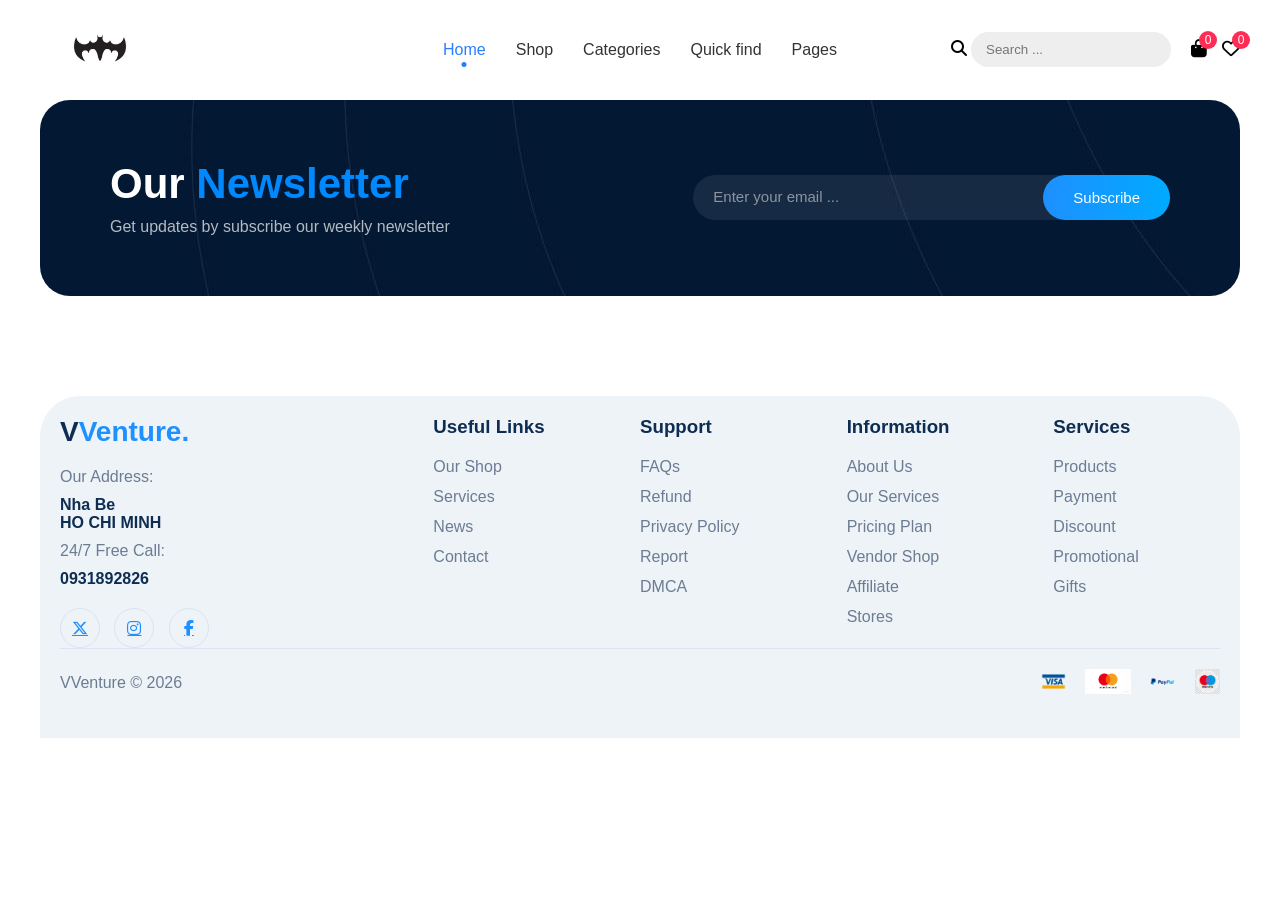
<file: wishlist.html>
<!DOCTYPE html>
<html lang="en">
<head>
    <meta charset="UTF-8">
    <meta name="viewport" content="width=device-width, initial-scale=1.0">
    <title>Document</title>
    <link rel="stylesheet" href="css/stylesheets.css">
    <link rel="stylesheet" href="https://cdnjs.cloudflare.com/ajax/libs/font-awesome/6.5.1/css/all.min.css">
    <link rel="stylesheet" href="css/wishlist.css">
</head>
<body>
    <div class="container-full">
     <header class="navbar">
      <div class="container">
        <div class="logo">
          <a href="index.html"><img src="images/06-37logo.webp" alt="logo"></a>
        </div>

        <nav class="menu">
          <a class="active menu-a" href="index.html">Home</a>
          <div class="menu-item shop-item">
            <a href="shop.html" class="menu-a">Shop</a>
          </div>
          <div class="menu-item category-item">
            <a href="#" class="menu-a">Categories</a>
          </div>
          <div class="menu-item quick-find-item">
            <a href="#" class="menu-a">Quick find</a>
          </div>
          <div class="menu-item pages-item">
            <a href="#" class="menu-a">Pages</a>
          </div>
          <div class="mega-menu shop">

            <div class="mega-column">
              <h4>Shop by Brand</h4>
              <a href="#"><span>› </span> Apple</a>
              <a href="#"><span>› </span>Sony</a>
              <a href="#"><span>› </span>Samsung</a>
              <a href="#"><span>› </span>Canon</a>
              <a href="#"><span>› </span>Huawei</a>
            </div>

            <div class="mega-column">
              <h4>Shop by Price</h4>
              <a href="#">Under $50</a>
              <a href="#">$50 - $100</a>
              <a href="#">$100 - $200</a>
              <a href="#">$200 - $500</a>
              <a href="#">Over $500</a>
            </div>

            <div class="mega-column">
              <h4>Categories</h4>
              <a href="#"><span>› </span>Headphones</a>
              <a href="#"><span>› </span>Smart Phones</a>
              <a href="#"><span>› </span>Laptops</a>
              <a href="#"><span>› </span>Smart Watches</a>
              <a href="#"><span>› </span>Tablets</a>
            </div>

            <div class="mega-column">
              <h4>Shop by Color</h4>
              <a href="#">Black</a>
              <a href="#">Silver</a>
              <a href="#">White</a>
              <a href="#">Red</a>
              <a href="#">Blue</a>
            </div>

            <div class="mega-column">
              <h4>Shop by Brand</h4>
              <a href="#"><span>› </span>Her</a>
              <a href="#"><span>› </span>Him</a>
              <a href="#"><span>› </span>Gift</a>
            </div>

            <div class="mega-column">
              <img src="images/banner2-1.jpg" alt="">
            </div>

          </div>
          <div class="mega-menu-categories">

            <div class="mega-column-categories">
              <img src="images/icon1-1.png" alt="">
              <p>Smart Phones</p>
              <a href="#" class="mega-column-categories-a">Explore Now</a>
            </div>
            <div class="mega-column-categories">
              <img src="images/icon2-1.png" alt="">
              <p>HeadPhones</p>
              <a href="#" class="mega-column-categories-a">Explore Now</a>
            </div>
            <div class="mega-column-categories">
              <img src="images/icon3-1.png" alt="">
              <p>Laptops</p>
              <a href="#" class="mega-column-categories-a">Explore Now</a>
            </div>
            <div class="mega-column-categories">
              <img src="images/icon4-1.png" alt="">
              <p>Tablets</p>
              <a href="#" class="mega-column-categories-a">Explore Now</a>
            </div>
            <div class="mega-column-categories">
              <img src="images/icon5-1.png" alt="">
              <p>Gaming Console</p>
              <a href="#" class="mega-column-categories-a">Explore Now</a>
            </div>
            <div class="mega-column-categories">
              <img src="images/icon6-1.png" alt="">
              <p>Smart Watches</p>
              <a href="#" class="mega-column-categories-a">Explore Now</a>
            </div>


          </div>
          <div class="mega-menu-quick-find">
            <div class="mega-column-quick-find">
              <h4>Categories</h4>
              <a href="#">Smart Watches</a>
              <a href="#">Smart Phones</a>
              <a href="#">Tablets</a>
              <a href="#">Headphones</a>
              <a href="#">Custom</a>
              <a href="#">More</a>
            </div>
            <div class="mega-column-quick-find">
              <h4>Tags</h4>
              <a href="#">5G</a>
              <a href="#">wifi</a>
              <a href="#">Game</a>
              <a href="#">combo</a>
              <a href="#">Silver</a>
              <a href="#">white</a>
            </div>

          </div>
          <div class="mega-menu-pages">
            <div class="mega-column-pages">
              <a href="#">Blog</a>
              <a href="#">About</a>
              <a href="#"> FAQ</a>
              <a href="#"> Dropdown</a>
            </div>
          </div>
        </nav>

        <div class="right">
          <div class="search">
            <i class="fa-solid fa-magnifying-glass"></i>
            <input type="text" placeholder="Search ...">
          </div>

          <div class="icons">
            <div class="icon"><a href="cart.html"><i class="fa-solid fa-bag-shopping"></i> <span>0</span></a></div>
            <div class="icon"><a href="wishlist.html"><i class="fa-regular fa-heart"></i> <span>0</span></a></div>
          </div>
        </div>
      </div>
    </header>
        <div id="wish-list"></div>
      <section class="contact">
      <div class="contact-left-site">
        <h3>Our <span>Newsletter</span></h3>
        <p>Get updates by subscribe our weekly newsletter</p>
      </div>
      <div class="contact-right-site">
        <form class="subscribe-form">

          <input type="email" placeholder="Enter your email ...">

          <button type="submit">Subscribe</button>

        </form>
      </div>
    </section>
      <footer>

      <div class="footer-container">

        <div class="footer-about">

          <h2 class="footer-logo">V<span>Venture.</span></h2>

          <p>Our Address:</p>
          <h4>Nha Be<br>HO CHI MINH</h4>

          <p>24/7 Free Call:</p>
          <h4>0931892826</h4>

          <div class="social">
            <a href="#"><i class="fa-brands fa-x-twitter"></i></a>
            <a href="#"><i class="fa-brands fa-instagram"></i></a>
            <a href="#"><i class="fa-brands fa-facebook-f"></i></a>
          </div>

        </div>

        <div class="footer-links">
          <h3>Useful Links</h3>
          <ul>
            <li><a href="#">Our Shop</a></li>
            <li><a href="#">Services</a></li>
            <li><a href="#">News</a></li>
            <li><a href="#">Contact</a></li>
          </ul>
        </div>

        <div class="footer-links">
          <h3>Support</h3>
          <ul>
            <li><a href="#">FAQs</a></li>
            <li><a href="#">Refund</a></li>
            <li><a href="#">Privacy Policy</a></li>
            <li><a href="#">Report</a></li>
            <li><a href="#">DMCA</a></li>
          </ul>
        </div>

        <div class="footer-links">
          <h3>Information</h3>
          <ul>
            <li><a href="#">About Us</a></li>
            <li><a href="#">Our Services</a></li>
            <li><a href="#">Pricing Plan</a></li>
            <li><a href="#">Vendor Shop</a></li>
            <li><a href="#">Affiliate</a></li>
            <li><a href="#">Stores</a></li>
          </ul>
        </div>

        <div class="footer-links">
          <h3>Services</h3>
          <ul>
            <li><a href="#">Products</a></li>
            <li><a href="#">Payment</a></li>
            <li><a href="#">Discount</a></li>
            <li><a href="#">Promotional</a></li>
            <li><a href="#">Gifts</a></li>
          </ul>
        </div>
      </div>
      <div class="footer-bottom">

        <p>VVenture © 2026</p>

        <div class="payments">
          <img src="images/visa-logo-png_seeklogo-198364.webp" alt="">
          <img src="images/mastercard-logo-design-1024x559.webp" alt="">
          <img src="images/free-paypal-icon-svg-download-png-226456.webp" alt="">
          <img
            src="images/imgbin-maestro-landhaus-biehl-mastercard-logo-payment-mastercard-rjGYBQgdQ3HUF3TEXr9yKDcws_t.webp"
            alt="">
        </div>

      </div>
    </footer>
    </div>
        <script src="javascript/redux.js"></script>
    <script src="javascript/wishlist.js"></script>
</body>
</html>
</file>
<file: css/stylesheets.css>
*{
  margin:0;
  padding:0;
  box-sizing:border-box;
}

body{
  font-family: Arial, sans-serif;
}
.container-full{
  padding: 0px 100px;
}


.container{
 width:100%;
  margin:auto;
  display:grid;
  grid-template-columns: 1fr auto 1fr;
  align-items:center;
}



.navbar{
  position: sticky;
  top: 0;
  z-index: 1000;
  background: white;
}



.logo{
justify-self:start;
}

.logo img{
  width:120px;
}
.menu-item{
position:relative;
}

.mega-menu,
.mega-menu-categories{

position:absolute;
top:90%;
left:0%;
width:100%;

background:white;

padding:40px;

border-radius:15px;

display:grid;
grid-template-columns:repeat(auto-fit,minmax(160px,1fr));
gap:30px;

box-shadow:0 20px 50px rgba(0,0,0,0.1);

opacity:0;
visibility:hidden;

transition:0.3s;
}
.mega-menu-pages{

position:absolute;
top:80%;
left:60%;

width:100%;
max-width:300px;

background:white;

padding:20px;

border-radius:15px;

display:grid;
grid-template-columns:repeat(2,1fr);
gap:20px;

box-shadow:0 20px 50px rgba(0,0,0,0.1);

opacity:0;
visibility:hidden;

transition:0.3s;
}
.mega-column-pages a{
  display:block;
margin-bottom:10px;
text-decoration:none;
color: black;
font-size:16px;
}

.mega-menu-quick-find{

position:absolute;
top:80%;
left:52%;

width:100%;
max-width:450px;

background:white;

padding:20px;

border-radius:15px;

display:grid;
grid-template-columns:repeat(2,1fr);
gap:30px;

box-shadow:0 20px 50px rgba(0,0,0,0.1);

opacity:0;
visibility:hidden;

transition:0.3s;
}
.mega-column-quick-find  h4{
margin-bottom:15px;
color:#0d2d52;
font-size:18px;
}
.mega-column-quick-find a{
  display:block;
margin-bottom:10px;
text-decoration:none;
color:#333;
font-size:16px;
}
.mega-column-categories{
  display: flex;
  flex-direction: column;
  justify-content: center;
  align-items: center;
  padding: 15px;
  gap: 15px;
}
.mega-column-categories-a{
  font-size: 12px;
  background-color: #0088FF;
  padding: 10px 20px;
  border-radius: 50px;
  color: white; 
  text-decoration: none;
}
.mega-column-categories p{
  font-weight: bold;
}
.mega-column-categories img{
  width: 100px;
}
.mega-column img{
width: 200px;
}
.mega-column span{
  color: #999;
  padding-right: 5px;
  font-size: 17px;
}
.shop-item:hover ~ .mega-menu{

opacity:1;
visibility:visible;
transform:translateY(0px);
}

.category-item:hover ~ .mega-menu-categories{
opacity:1;
visibility:visible;
transform:translateY(0px);
}
.quick-find-item:hover ~ .mega-menu-quick-find{
opacity:1;
visibility:visible;
transform:translateY(0px);
}
.pages-item:hover ~ .mega-menu-pages{
opacity:1;
visibility:visible;
transform:translateY(0px);
}

.mega-column h4{
margin-bottom:15px;
color:#0d2d52;
font-size:18px;
}

.mega-column a{

display:block;

margin-bottom:10px;

text-decoration:none;
color:#6b7c93;

font-size:15px;
}

.mega-column a:hover{
color:#1e90ff;
}


.menu{
 display:flex;
  gap:30px;
  justify-self:center;
}

.menu .menu-a{
  text-decoration:none;
  color:#333;
  font-size:16px;
  position:relative;
}

.menu a.active{
  color:#2b7cff;
}

.menu a.active::after{
  content:"";
  width:5px;
  height:5px;
  background:#2b7cff;
  border-radius:50%;
  position:absolute;
  bottom:-8px;
  left:50%;
  transform:translateX(-50%);
}


.right{
  display:flex;
  align-items:center;
  gap:20px;
  justify-self:end;
}



.search input{
  padding:10px 15px;
  border-radius:20px;
  border:none;
  background:#eee;
  width:200px;
}



.icons{
  display:flex;
  gap:15px;
}

.icon{
  position:relative;
  font-size:18px;
  cursor:pointer;
}
.icon a{
  text-decoration: none;
  color: inherit;
}
.icon span{
  position:absolute;
  top:-8px;
  right:-10px;
  background:#ff2d55;
  color:white;
  font-size:12px;
  width:18px;
  height:18px;
  display:flex;
  align-items:center;
  justify-content:center;
  border-radius:50%;
}

.banner{
background-image: url(../images/bg-1.jpg);
width: 100%;
height: 600px;
border-radius: 50px;
display: flex;
}

.banner-left-site{
  width: 50%;
  height: 100%;
  padding: 100px 20px 20px 100px;
  display: flex;
  flex-direction: column;
  gap: 50px;
}

.banner-left-site h1{
  color: white;
  font-size: 54px;
}

.banner-left-site p{
  color: #FFFFFCCC;
  font-size: 16px;
  font-family: Verdana, Geneva, Tahoma, sans-serif;
}
.banner-left-site span{
  color: #2b7cff;
}

.banner-right-site{
  width: 50%;
  height: 100%;
}
.banner-right-site img{
  width: 100%
}
.banner-left-site-button-group{
    display:flex;
  align-items:center;
  gap:40px;
}
.btn-explore{
  display:flex;
  align-items:center;
  gap:15px;
  padding:18px 30px;
  border-radius:50px;
  text-decoration:none;
  color:white;
  font-weight:600;
  background:linear-gradient(90deg,#1e90ff,#00aaff);
  transition: 0.4s;
}
.btn-explore:hover{
background: white;
color: #022554;
}
.btn-explore:hover .arrow{
color: #022554;
border: 1px solid rgba(0, 0, 0, 0.20);
}
.arrow{
  width:35px;
  height:35px;
  border-radius:50%;
  background:rgba(255,255,255,0.2);
  display:flex;
  align-items:center;
  justify-content:center;
}


.btn-video{
  display:flex;
  align-items:center;
  gap:15px;
  text-decoration:none;
  color:#2b7cff;
  font-weight:500;
}

.btn-video:hover .play i{
 background-color: #2b7cff;
 color: white; 
}

.btn-video:hover {
 color: white; 
}
.play i{
  width:60px;
  height:60px;
  border-radius:50%;
  background:white;
  display:flex;
  align-items:center;
  justify-content:center;
  font-size:20px;
  color: #022554;
  transition: 0.4s;
}

.categories{
  display:grid;
  grid-template-columns:repeat(auto-fit,minmax(140px,1fr));
  gap:30px;
  padding:60px 0;
  text-align:center;
}

.category{
  text-align:center;
  display: flex;
  flex-direction: column;
  align-items: center;
}

.category:hover .circle img{
cursor: pointer;
transform:translateY(-10px);
}
.circle{
  width:100%;
  max-width:160px;
  aspect-ratio:1/1;
  background: white;
  border-radius:50%;
  display:flex;
  align-items:center;
  justify-content:center;
  margin-bottom:15px;
}

.circle img{
  width:100%;
  max-width:160px;
  aspect-ratio:1/1;
  background:white;
  border-radius:50%;
  display:flex;
  align-items:center;
  justify-content:center;
  margin-bottom:15px;
  transition: 0.4s;
}


.title{
  background:#f5f5f5;
  padding:18px 25px;
  border-radius:30px;
  font-weight:600;
  text-decoration: none;
  color: #333;
  transition: all ease-in-out 0.3s;
}

.title:hover{
    background:#022554;
    color: white;
    cursor: pointer;
}

.promo{
  display:flex;
  gap:30px;
}


.promo-card{
  flex:1;
  border-radius:30px;
  padding:60px;
  overflow:hidden;
  display:flex;
  align-items:center;
}


.ipad{
  background-image: url(../images/bg2-1.jpg);
  color:white;
  background-size: cover;
}


.watch{
  background-image: url(../images/bg3-1.jpg);
  color:white;
  background-size: cover;
}


.promo-content{
  max-width:300px;
}

.promo-tag{
  font-size:14px;
  letter-spacing:1px;
}

.promo h2{
  font-size:60px;
  margin:10px 0 20px;
}

.promo p{
  line-height:1.6;
  opacity:0.9;
  margin-bottom:30px;
}

.btn{
  display:inline-flex;
  align-items:center;
  gap:15px;
  padding:15px 30px;
  border-radius:40px;
  text-decoration:none;
  font-weight:600;
}

.btn span{
  width:35px;
  height:35px;
  border-radius:50%;
  display:flex;
  align-items:center;
  justify-content:center;
  transition: 0.4s;
}


.btn.white{
  background:white;
  color:#1e73e8;
  transition: 0.4s;
}
.btn.white:hover{
  background:#022554;
  color:white;
}
.btn.white:hover span{
  color: white;
  background-color: #03377c;
}
.btn.white span{
  background:#e6e6e6;
}


.btn.blue{
  background:#1e73e8;
  color:white;
}
.btn.blue:hover{
  background:white;
  color:#022554;
}
.btn.blue:hover span{
  background: #cfd8e3;
}
.btn.blue span{
  background:#1970e0;
}

.card-container{
  margin-top: 70px;
  display:grid;
  grid-template-columns:repeat(auto-fit,minmax(250px,1fr));
  gap:30px;
}

.product-card{
  width:100%;
  background: white;
  border-radius:35px;
  padding:30px 30px 10px;
  position:relative;
  font-family:Arial;
  border: 1px solid rgba(0, 0, 0, 0.15);
  overflow: visible;
}


.product-img{
  position:relative;
  text-align:center;
}

.product-img img{
  width:200px;
  transition:0.3s;
  transform:translateY(10px);
}

.card-icons{
  position:absolute;
  right:-17px;
  top:10px;
  display:flex;
  flex-direction:column;
  gap:12px;
}

.card-icon{
  width:40px;
  height:40px;
  border-radius:50%;
  background:white;
  display:flex;
  align-items:center;
  justify-content:center;
  box-shadow:0 5px 10px rgba(0,0,0,0.1);
  cursor:pointer;
  border: 1px solid rgba(0, 0, 0, 0.15);
  transition: 0.4s;
  position: relative;
}

.card-icon:hover{
background-color: #2b7cff;
color: white;
border: none;
}

.tooltip{
 position:absolute;
  right:55px;
  background:#2b7cff;
  color:white;
  padding:8px 14px;
  border-radius:20px;
  font-size:13px;
  white-space:nowrap;

  opacity:0;
  transform:translateX(10px);
  transition:0.3s;
}

.card-icon:hover .tooltip{
  opacity:1;
  transform:translateX(0);
}
.card-icon i{
  font-size: 12px;
}

.product-card:hover{
  cursor: pointer;
}
.product-card:hover .product-img img{
  transform:translateX(0);
}

.product-info{
  margin-top:30px;
}

.product-info h3{
  font-size:19px;
  margin-bottom:5px;
}

.tag{
  color:#777;
  font-size:14px;
}

.stars{
  color:#f5a623;
  margin:10px 0;
}

.price{
  font-size:22px;
  color: #333;
}
.show-all{
  margin: 120px 0px;
}
.show-all a{
  margin: 0 auto;
  width: fit-content;
  display:flex;
  align-items:center;
  gap:15px;
  padding: 20px;
  border-radius:50px;
  text-decoration:none;
  color:white;
  font-weight:600;
  background-color: #0088FF;
  font-size: 16px;
  transition: all 0.3s ease;
}
.show-all a:hover{
  transform: translateY(-5px);
  box-shadow: 0 10px 25px rgba(0,0,0,0.2);
  background:#006fdd;
}

.show-all a:hover span{
  transform: translateX(6px);
}

.show-all span{
  transition: transform 0.3s ease;
}
.deal{
  border-radius:30px;
  background:#eef3f8;
  margin-bottom: 120px;
  display:flex;
  align-items:center;
  justify-content:space-between;
  padding: 20px;
}


.deal-left{
  width: 50%;
}

.deal-tag{
  background:#0d2d52;
  color:white;
  padding:8px 16px;
  border-radius:8px;
  font-size:12px;
  font-weight:600;
}

.deal h1{
  font-size:56px;
  margin:25px 0;
  color:#0d2d52;
}

.deal h1 span{
  color:#1e90ff;
}

.deal p{
  color:#6b7c93;
  line-height:1.6;
}


.deal-action{
  margin-top:35px;
  display:flex;
  align-items:center;
  gap:40px;
}

.deal-btn{
  display:flex;
  align-items:center;
  gap:10px;

  padding:18px 28px;
  border-radius:40px;
  text-decoration:none;

  background:linear-gradient(90deg,#1e90ff,#00aaff);
  color:white;
  font-weight:600;
}

.deal-btn i{
  background:white;
  color:#1e90ff;
  width:35px;
  height:35px;
  border-radius:50%;
  display:flex;
  align-items:center;
  justify-content:center;
}


.countdown{
  display:flex;
  gap:30px;
}

.countdown h3{
  font-size:28px;
  color:#6b6b6b;
}

.countdown span{
  font-size:12px;
  color:#999;
}

.deal-right{
  width: 50%;
  display: flex;
  justify-content: center;
}
.deal-right img{
   max-width:100%;
  height:auto;
  display:block;
}
.news{
  padding-top:50px;
  padding-bottom: 50px;
}

.news-header{
  display:flex;
  justify-content:space-between;
  align-items:center;
  margin-bottom:50px;
}

.news-header h2{
  font-size:36px;
  color:#0d2d52;
}

.news-header h2 span{
  color:#1e90ff;
}

.news-header p{
  color:#6b7c93;
  margin-top:8px;
}

.news-btn{
  display:inline-flex;
  align-items:center;
  gap:10px;

  padding:14px 24px;
  border-radius:40px;

  border:1px solid #d9e3f1;
  text-decoration:none;
  color:#0d2d52;
  font-weight:500;
}

.news-container{
  display:grid;
  grid-template-columns:repeat(3,1fr);
  gap:40px;
}

.news-card h3{
  margin-top:20px;
  font-size:22px;
  color:#0d2d52;
}

.news-card .date{
  color:#1e90ff;
  font-size:14px;
}

.news-img{
  border-radius:20px;
  overflow:hidden;
}

.news-img img{
  width:100%;
  display:block;
  transition:0.4s;
}

.news-card:hover img{
  transform:scale(1.05);
  cursor: pointer;
}

.news-dots{
  margin-top:40px;
  text-align:center;
}

.news-dots span{
  width:10px;
  height:10px;
  background:#cfd8e3;
  border-radius:50%;
  display:inline-block;
  margin:0 5px;
}

.news-dots .active{
  background:#1e90ff;
}
.contact{
  background-image: url(../images/bg-1.jpg);
  padding: 60px 70px;
  border-radius: 30px;
  display:flex;
  justify-content:space-between;
  align-items:center;
}
.contact-left-site h3{
  color: white;
  font-size: 42px;
  padding-bottom: 10px;
}
.contact-left-site span{
  color: #0088FF;
  font-size: 42px;
}
.contact-left-site p{
  color: #FFFFFFB3;
}
.subscribe-form{
  display:flex;
  align-items:center;
  background:rgba(255,255,255,0.08);
  border-radius:50px;
}

.subscribe-form input{
  border:none;
  outline:none;
  background:transparent;
  padding:15px 20px;
  width:350px;
  color:white;
}

.subscribe-form input::placeholder{
  color:#ffffff80;
  font-size: 15px;
}

.subscribe-form button{
  border:none;
  cursor:pointer;
  padding:14px 30px;
  border-radius:40px;
  color:white;
  font-weight:500;
  background:linear-gradient(90deg,#1e90ff,#00aaff);
  font-size: 15px;
    transition: 0.4s;
}
.subscribe-form button:hover{
  background: white;
  color: black;
}

footer{
  background:#eef3f8;
  margin-top:100px;
  border-radius:40px 40px 0 0;
  padding: 20px;
}
.footer-container{
  display:grid;
  grid-template-columns:2fr 1fr 1fr 1fr 1fr;
  gap:40px;
}

.footer-logo{
  font-size:28px;
  color:#0d2d52;
  margin-bottom:20px;
}

.footer-logo span{
  color:#1e90ff;
}

.footer-about p{
  color:#6b7c93;
  margin:10px 0;
}

.footer-about h4{
  color:#0d2d52;
  font-weight:600;
}

.footer-links h3{
  margin-bottom:20px;
  color:#0d2d52;
}

.footer-links ul{
  list-style:none;
}

.footer-links li{
  margin-bottom:12px;
}

.footer-links a{
  text-decoration:none;
  color:#6b7c93;
  transition:0.3s;
}

.footer-links a:hover{
  color:#1e90ff;
}

.social{
  margin-top:20px;
}

.social a{
  width:40px;
  height:40px;
  border-radius:50%;
  display:inline-flex;
  align-items:center;
  justify-content:center;
  border:1px solid #d9e3f1;
  margin-right:10px;
  color:#1e90ff;
}

.footer-bottom{
  padding:20px 0px;
  border-top:1px solid #d9e3f1;

  display:flex;
  justify-content:space-between;
  align-items:center;
}

.footer-bottom p{
  color:#6b7c93;
}

.payments img{
  height:25px;
  margin-left:15px;
}

@media (max-width:1280px){

.container-full{
  padding:0 40px;
}

.mega-menu,
.mega-menu-categories{
  width:100%;
}

.banner-left-site h1{
  font-size:42px;
}

.deal-right img{
  width:500px;
}

}

@media (max-width: 1024px){
.container-full{
  padding:0px 40px;
}
.search i{
  display: none;
}
}
@media (max-width:992px){

  
.container{
  grid-template-columns:1fr 1fr;
}

.menu{
  display:none;
}

.search input{
  width:150px;
}

.banner{
  flex-direction:column;
  height:auto;
  padding:40px;
}

.banner-left-site,
.banner-right-site{
  width:100%;
  padding:20px;
}

.banner-left-site h1{
  font-size:36px;
}



.categories{
  flex-wrap:wrap;
  gap:20px;
  justify-content:center;
}

.circle{
  width:150px;
  height:150px;
}

.circle img{
  width:100%;
  max-width:120px;
  height:auto;
}


.promo{
  flex-direction:column;
}


.card-container{
  grid-template-columns:repeat(2,1fr);
}


.deal{
  flex-direction:column;
  padding:40px;
}

.deal-left,
.deal-right{
  width:100%;
  text-align:center;
}

.deal-right img{
  width:400px;
}


.news-container{
  grid-template-columns:1fr 1fr;
}

.contact{
  flex-direction:column;
  gap:30px;
  text-align:center;
}

.subscribe-form input{
  width:200px;
}
.footer-container{
  grid-template-columns:1fr 1fr;
}

}

@media (max-width:768px){

.container-full{
  padding:0 20px;
}

.search{
  display:none;
}
.banner{
  flex-direction:column;
  height:auto;
}

.banner-left-site,
.banner-right-site{
  width:100%;
  padding:20px;
}
.banner-left-site h1{
  font-size:28px;
}

.banner-left-site-button-group{
  flex-direction:column;
  align-items:flex-start;
}


.card-container{
  grid-template-columns:1fr;
}

.product-card{
  width:100%;
}


.deal h1{
  font-size:32px;
}

.countdown{
  flex-wrap:wrap;
  justify-content:center;
}


.news-container{
  grid-template-columns:1fr;
}


.contact{
  flex-direction:column;
  gap:30px;
  text-align:center;
}

.subscribe-form input{
  width:200px;
}


.footer-container{
  grid-template-columns:1fr;
  text-align:center;
}

.footer-bottom{
  flex-direction:column;
  gap:10px;
}

}
</file>
<file: css/cart.css>
.cart-item {
    display: flex;
    align-items: center;
    gap: 15px;

    padding: 15px;
    margin-bottom: 10px;

    border: 1px solid #eee;
    border-radius: 10px;

    background: #fff;
    box-shadow: 0 2px 8px rgba(0,0,0,0.05);
}

.cart-item img {
    width: 80px;
    height: 80px;
    object-fit: cover;
    border-radius: 8px;
}

.cart-info {
    flex: 1;
}

.cart-info h3 {
    font-size: 16px;
    margin: 0;
}

.cart-info p {
    color: #ee4d2d;
    font-weight: bold;
    margin: 5px 0;
}

.cart-info span {
    font-size: 13px;
    color: #666;
}

.remove-btn {
    background: transparent;
    border: none;
    font-size: 18px;
    cursor: pointer;

    color: #999;
    transition: 0.2s;
}

.remove-btn:hover {
    color: red;
    transform: scale(1.2);
}
</file>
<file: css/detail.css>
*{
  margin:0;
  padding:0;
  box-sizing:border-box;
}
img{
max-width:100%;
height:auto;
display:block;
}
body{
  font-family: Arial, sans-serif;
}

.container-full{
  padding: 0px 100px;
}


.container{
 width:100%;
  margin:auto;
  display:grid;
  grid-template-columns: 1fr auto 1fr;
  align-items:center;
}



.navbar{
  position: sticky;
  top: 0;
  z-index: 1000;
  background-color:white;
}



.logo{
justify-self:start;
}

.logo img{
  width:120px;
}
.menu-item{
position:relative;
}

.mega-menu,
.mega-menu-categories{

position:absolute;
top:100%;
left:0%;
width:100%;

background:white;

padding:40px;

border-radius:15px;

display:grid;
grid-template-columns:repeat(auto-fit,minmax(160px,1fr));
gap:30px;

box-shadow:0 20px 50px rgba(0,0,0,0.1);

opacity:0;
visibility:hidden;

transition:0.3s;
}
.icon a{
  text-decoration: none;
  color: inherit;
}
.mega-menu-pages{

position:absolute;
top:80%;
left:60%;

width:100%;
max-width:300px;

background:white;

padding:20px;

border-radius:15px;

display:grid;
grid-template-columns:repeat(2,1fr);
gap:20px;

box-shadow:0 20px 50px rgba(0,0,0,0.1);

opacity:0;
visibility:hidden;

transition:0.3s;
}
.mega-column-pages a{
  display:block;
margin-bottom:10px;
text-decoration:none;
color: black;
font-size:16px;
}

.mega-menu-quick-find{

position:absolute;
top:80%;
left:52%;

width:100%;
max-width:450px;

background:white;

padding:20px;

border-radius:15px;

display:grid;
grid-template-columns:repeat(2,1fr);
gap:30px;

box-shadow:0 20px 50px rgba(0,0,0,0.1);

opacity:0;
visibility:hidden;

transition:0.3s;
}
.mega-column-quick-find  h4{
margin-bottom:15px;
color:#0d2d52;
font-size:18px;
}
.mega-column-quick-find a{
  display:block;
margin-bottom:10px;
text-decoration:none;
color:#333;
font-size:16px;
}
.mega-column-categories{
  display: flex;
  flex-direction: column;
  justify-content: center;
  align-items: center;
  padding: 15px;
  gap: 15px;
}
.mega-column-categories-a{
  font-size: 12px;
  background-color: #0088FF;
  padding: 10px 20px;
  border-radius: 50px;
  color: white; 
  text-decoration: none;
}
.mega-column-categories p{
  font-weight: bold;
}
.mega-column-categories img{
  width: 100px;
}
.mega-column img{
width: 200px;
}
.mega-column span{
  color: #999;
  padding-right: 5px;
  font-size: 17px;
}
.shop-item:hover ~ .mega-menu{

opacity:1;
visibility:visible;
transform:translateY(0px);
}

.category-item:hover ~ .mega-menu-categories{
opacity:1;
visibility:visible;
transform:translateY(0px);
}
.quick-find-item:hover ~ .mega-menu-quick-find{
opacity:1;
visibility:visible;
transform:translateY(0px);
}
.pages-item:hover ~ .mega-menu-pages{
opacity:1;
visibility:visible;
transform:translateY(0px);
}

.mega-column h4{
margin-bottom:15px;
color:#0d2d52;
font-size:18px;
}

.mega-column a{

display:block;

margin-bottom:10px;

text-decoration:none;
color:#6b7c93;

font-size:15px;
}

.mega-column a:hover{
color:#1e90ff;
}


.menu{
 display:flex;
  gap:30px;
  justify-self:center;
}

.menu .menu-a{
  text-decoration:none;
  color:#333;
  font-size:16px;
  position:relative;
}

.menu a.active{
  color:#2b7cff;
}

.menu a.active::after{
  content:"";
  width:5px;
  height:5px;
  background:#2b7cff;
  border-radius:50%;
  position:absolute;
  bottom:-8px;
  left:50%;
  transform:translateX(-50%);
}


.right{
  display:flex;
  align-items:center;
  gap:20px;
  justify-self:end;
}



.search input{
  padding:10px 15px;
  border-radius:20px;
  border:none;
  background:#eee;
  width:200px;
}



.icons{
  display:flex;
  gap:15px;
}

.icon{
  position:relative;
  font-size:18px;
  cursor:pointer;
}

.icon span{
  position:absolute;
  top:-8px;
  right:-10px;
  background:#ff2d55;
  color:white;
  font-size:12px;
  width:18px;
  height:18px;
  display:flex;
  align-items:center;
  justify-content:center;
  border-radius:50%;
}


.breadcrumb{
display:flex;
align-items:center;
gap:10px;
background:white;
width:fit-content;
padding:12px 20px;
border-radius:30px;
border: 1px solid rgba(0, 0, 0, 0.15);
margin-bottom:40px;
margin-top: 20px;
}
.breadcrumb a{
  text-decoration: none;
  color: black;
}
.breadcrumb a:hover{
  cursor: pointer;
}

.shop-header h1{
font-size:40px;
color:#0d2d52;
margin-bottom:10px;
}

.result{
color:#6b7c93;
margin-bottom:30px;
}

.product-detail{
display:grid;
grid-template-columns:1fr 1fr;
gap:60px;
align-items:center;
}

.product-left{
background:white;
padding:40px;
border-radius:25px;
text-align:center;
}

.product-left img{
width:100%;
max-width:420px;
}

.product-title{
font-size:36px;
color:#2b7cff;
margin-bottom:10px;
}

.rating{
display:flex;
align-items:center;
gap:10px;
margin-bottom:20px;
}

.score{
background:#eee;
padding:5px 10px;
border-radius:6px;
font-weight:bold;
}

.stars{
color:#ffb400;
}

.count{
color:#777;
}

.price{
font-size:32px;
font-weight:bold;
margin-bottom:20px;
}

.desc{
color:#555;
line-height:1.6;
margin-bottom:25px;
}

.actions{
display:flex;
align-items:center;
gap:15px;
}

.quantity{
display:flex;
align-items:center;
border:1px solid #ddd;
border-radius:30px;
overflow:hidden;
}

.quantity button{
border:none;
background:#f2f2f2;
padding:10px 15px;
cursor:pointer;
}

.quantity input{
width:40px;
text-align:center;
border:none;
}

.add-cart{
background:#2b7cff;
color:white;
border:none;
padding:14px 35px;
border-radius:30px;
font-size:16px;
cursor:pointer;
}

.add-cart:hover{
background:#1a63d8;
}

.icon-btn{
width:45px;
height:45px;
border-radius:50%;
border:none;
background:#2b7cff;
color:white;
cursor:pointer;
}

.contact{
  background-image: url(../images/bg-1.jpg);
  padding: 60px 70px;
  border-radius: 30px;
  display:flex;
  justify-content:space-between;
  align-items:center;
  margin-top: 50px;
}
.contact-left-site h3{
  color: white;
  font-size: 42px;
  padding-bottom: 10px;
}
.contact-left-site span{
  color: #0088FF;
  font-size: 42px;
}
.contact-left-site p{
  color: #FFFFFFB3;
}
.subscribe-form{
  display:flex;
  align-items:center;
  background:rgba(255,255,255,0.08);
  border-radius:50px;
}

.subscribe-form input{
  border:none;
  outline:none;
  background:transparent;
  padding:15px 20px;
  width:350px;
  color:white;
}

.subscribe-form input::placeholder{
  color:#ffffff80;
  font-size: 15px;
}

.subscribe-form button{
  border:none;
  cursor:pointer;
  padding:14px 30px;
  border-radius:40px;
  color:white;
  font-weight:500;
  background:linear-gradient(90deg,#1e90ff,#00aaff);
  font-size: 15px;
    transition: 0.4s;
}
.subscribe-form button:hover{
  background: white;
  color: black;
}

footer{
  background:#eef3f8;
  margin-top:100px;
  border-radius:40px 40px 0 0;
  padding: 20px;
}

.footer-container{
  display:grid;
  grid-template-columns:2fr 1fr 1fr 1fr 1fr;
  gap:40px;
}
.footer-logo{
  font-size:28px;
  color:#0d2d52;
  margin-bottom:20px;
}

.footer-logo span{
  color:#1e90ff;
}


.footer-about p{
  color:#6b7c93;
  margin:10px 0;
}

.footer-about h4{
  color:#0d2d52;
  font-weight:600;
}


.footer-links h3{
  margin-bottom:20px;
  color:#0d2d52;
}

.footer-links ul{
  list-style:none;
}

.footer-links li{
  margin-bottom:12px;
}

.footer-links a{
  text-decoration:none;
  color:#6b7c93;
  transition:0.3s;
}

.footer-links a:hover{
  color:#1e90ff;
}


.social{
  margin-top:20px;
}

.social a{
  width:40px;
  height:40px;
  border-radius:50%;
  display:inline-flex;
  align-items:center;
  justify-content:center;
  border:1px solid #d9e3f1;
  margin-right:10px;
  color:#1e90ff;
}

.footer-bottom{
  padding:20px 0px;
  border-top:1px solid #d9e3f1;

  display:flex;
  justify-content:space-between;
  align-items:center;
}

.footer-bottom p{
  color:#6b7c93;
}
.payments{
  display: flex;
}
.payments img{
  height:25px;
  margin-left:15px;
}

@media (max-width:1280px){

.container-full{
padding:0 40px;
}

.footer-container{
grid-template-columns:1fr 1fr 1fr;
}

.contact{
flex-direction:column;
gap:30px;
text-align:center;
}

.subscribe-form input{
width:250px;
}

}

@media (max-width:1024px){

.search i{
display:none;
}

}

@media (max-width:992px){

.container{
grid-template-columns:1fr 1fr;
}

.menu{
display:none;
}

}

@media (max-width:900px){

.product-detail{
grid-template-columns:1fr;
gap:30px;
}

.product-title{
font-size:28px;
}

.price{
font-size:26px;
}

.actions{
flex-wrap:wrap;
}

}

@media (max-width:768px){

.container{
grid-template-columns:1fr 1fr;
}

.menu{
display:none;
}

.search{
display:none;
}

.contact{
padding:40px 30px;
}

.subscribe-form{
flex-direction:column;
gap:10px;
background:none;
}

.subscribe-form input{
width:100%;
background:rgba(255,255,255,0.08);
border-radius:30px;
}

.footer-container{
grid-template-columns:1fr 1fr;
}

.footer-bottom{
flex-direction:column;
gap:10px;
}

}

@media (max-width:480px){

.container-full{
padding:0 20px;
}

.contact-left-site h3{
font-size:28px;
}

.contact-left-site span{
font-size:28px;
}

.actions{
flex-wrap:wrap;
}

.footer-container{
grid-template-columns:1fr;
}

}
</file>
<file: css/shop.css>
*{
  margin:0;
  padding:0;
  box-sizing:border-box;
}
img{
max-width:100%;
height:auto;
display:block;
}
body{
  font-family: Arial, sans-serif;
}

.container-full{
  padding: 0px 100px;
}

.icon a{
  text-decoration: none;
  color: inherit;
}

.container{
 width:100%;
  margin:auto;
  display:grid;
  grid-template-columns: 1fr auto 1fr;
  align-items:center;
}



.navbar{
  position: sticky;
  top: 0;
  z-index: 1000;
  background:white;
}



.logo{
justify-self:start;
}

.logo img{
  width:120px;
}
.menu-item{
position:relative;
}

.mega-menu,
.mega-menu-categories{

position:absolute;
top:100%;
left:0%;
width:100%;

background:white;

padding:40px;

border-radius:15px;

display:grid;
grid-template-columns:repeat(auto-fit,minmax(160px,1fr));
gap:30px;

box-shadow:0 20px 50px rgba(0,0,0,0.1);

opacity:0;
visibility:hidden;

transition:0.3s;
}

.mega-menu-pages{

position:absolute;
top:80%;
left:60%;

width:100%;
max-width:300px;

background:white;

padding:20px;

border-radius:15px;

display:grid;
grid-template-columns:repeat(2,1fr);
gap:20px;

box-shadow:0 20px 50px rgba(0,0,0,0.1);

opacity:0;
visibility:hidden;

transition:0.3s;
}
.mega-column-pages a{
  display:block;
margin-bottom:10px;
text-decoration:none;
color: black;
font-size:16px;
}

.mega-menu-quick-find{

position:absolute;
top:80%;
left:52%;

width:100%;
max-width:450px;

background:white;

padding:20px;

border-radius:15px;

display:grid;
grid-template-columns:repeat(2,1fr);
gap:30px;

box-shadow:0 20px 50px rgba(0,0,0,0.1);

opacity:0;
visibility:hidden;

transition:0.3s;
}
.mega-column-quick-find  h4{
margin-bottom:15px;
color:#0d2d52;
font-size:18px;
}
.mega-column-quick-find a{
  display:block;
margin-bottom:10px;
text-decoration:none;
color:#333;
font-size:16px;
}
.mega-column-categories{
  display: flex;
  flex-direction: column;
  justify-content: center;
  align-items: center;
  padding: 15px;
  gap: 15px;
}
.mega-column-categories-a{
  font-size: 12px;
  background-color: #0088FF;
  padding: 10px 20px;
  border-radius: 50px;
  color: white; 
  text-decoration: none;
}
.mega-column-categories p{
  font-weight: bold;
}
.mega-column-categories img{
  width: 100px;
}
.mega-column img{
width: 200px;
}
.mega-column span{
  color: #999;
  padding-right: 5px;
  font-size: 17px;
}
.shop-item:hover ~ .mega-menu{

opacity:1;
visibility:visible;
transform:translateY(0px);
}

.category-item:hover ~ .mega-menu-categories{
opacity:1;
visibility:visible;
transform:translateY(0px);
}
.quick-find-item:hover ~ .mega-menu-quick-find{
opacity:1;
visibility:visible;
transform:translateY(0px);
}
.pages-item:hover ~ .mega-menu-pages{
opacity:1;
visibility:visible;
transform:translateY(0px);
}

.mega-column h4{
margin-bottom:15px;
color:#0d2d52;
font-size:18px;
}

.mega-column a{

display:block;

margin-bottom:10px;

text-decoration:none;
color:#6b7c93;

font-size:15px;
}

.mega-column a:hover{
color:#1e90ff;
}


.menu{
 display:flex;
  gap:30px;
  justify-self:center;
}

.menu .menu-a{
  text-decoration:none;
  color:#333;
  font-size:16px;
  position:relative;
}

.menu a.active{
  color:#2b7cff;
}

.menu a.active::after{
  content:"";
  width:5px;
  height:5px;
  background:#2b7cff;
  border-radius:50%;
  position:absolute;
  bottom:-8px;
  left:50%;
  transform:translateX(-50%);
}


.right{
  display:flex;
  align-items:center;
  gap:20px;
  justify-self:end;
}



.search input{
  padding:10px 15px;
  border-radius:20px;
  border:none;
  background:#eee;
  width:200px;
}



.icons{
  display:flex;
  gap:15px;
}

.icon{
  position:relative;
  font-size:18px;
  cursor:pointer;
}

.icon span{
  position:absolute;
  top:-8px;
  right:-10px;
  background:#ff2d55;
  color:white;
  font-size:12px;
  width:18px;
  height:18px;
  display:flex;
  align-items:center;
  justify-content:center;
  border-radius:50%;
}


.breadcrumb{
display:flex;
align-items:center;
gap:10px;
background:white;
width:200px;
padding:12px 20px;
border-radius:30px;
border: 1px solid rgba(0, 0, 0, 0.15);
margin-bottom:40px;
margin-top: 20px;
}
.breadcrumb a{
  text-decoration: none;
  color: inherit;
}
.shop-header h1{
font-size:40px;
color:#0d2d52;
margin-bottom:10px;
}

.result{
color:#6b7c93;
margin-bottom:30px;
}

.category-filter{
gap:20px;
  display:grid;
  grid-template-columns: repeat(6, 1fr);
}

.category{
display:flex;
align-items:center;
gap:10px;
background:#f3f4f6;
padding:12px;
border-radius:12px;
cursor:pointer;
transition:0.3s;
}

.category .icon{

width:45px;
height:45px;

background:white;

display:flex;
align-items:center;
justify-content:center;

border-radius:10px;
}

.category h4{
font-size:16px;
color:#0d2d52;
margin: 0;
}

.category span{
font-size:14px;
color:#6b7c93;
}

.category:hover{
  background:#1e90ff;
color:#333;
}
.category:hover h4,
.category:hover span{
color:white;
}
.category.active{
background:#1e90ff;
color:#333;
}

.category.active h4,
.category.active span{
color:white;
}
.card-container{
  margin-top: 50px;
  display:grid;
  grid-template-columns: repeat(4, 1fr);
  gap:30px;
}

.product-card{
  width:300px;
  background-color: white;
  border-radius:35px;
  padding:30px 30px 10px;
  position:relative;
  font-family:Arial;
  border: 1px solid rgba(0, 0, 0, 0.15);
  overflow: visible;
}


.product-img{
  position:relative;
  text-align:center;
}

.product-img img{
  width:250px;
  transition:0.3s;
  transform:translateY(10px);
}

.card-icons{
  position:absolute;
  right:-17px;
  top:10px;
  display:flex;
  flex-direction:column;
  gap:12px;
}

.card-icon{
  width:40px;
  height:40px;
  border-radius:50%;
  background:white;
  display:flex;
  align-items:center;
  justify-content:center;
  box-shadow:0 5px 10px rgba(0,0,0,0.1);
  cursor:pointer;
  border: 1px solid rgba(0, 0, 0, 0.15);
  transition: 0.4s;
  position: relative;
}

.card-icon:hover{
background-color: #2b7cff;
color: white;
border: none;
}

.tooltip{
 position:absolute;
  right:55px;
  background:#2b7cff;
  color:white;
  padding:8px 14px;
  border-radius:20px;
  font-size:13px;
  white-space:nowrap;

  opacity:0;
  transform:translateX(10px);
  transition:0.3s;
}

.card-icon:hover .tooltip{
  opacity:1;
  transform:translateX(0);
}
.card-icon i{
  font-size: 12px;
}

.product-card:hover{
  cursor: pointer;
}
.product-card:hover .product-img img{
  transform:translateX(0);
}

.product-info{
  margin-top:30px;
}

.product-info h3{
  font-size:19px;
  margin-bottom:5px;
}

.tag{
  color:#777;
  font-size:14px;
}

.stars{
  color:#f5a623;
  margin:10px 0;
}

.price{
  font-size:22px;
  color: #333;
}

.contact{
  background-image: url(../images/bg-1.jpg);
  padding: 60px 70px;
  border-radius: 30px;
  display:flex;
  justify-content:space-between;
  align-items:center;
  margin-top: 50px;
}
.contact-left-site h3{
  color: white;
  font-size: 42px;
  padding-bottom: 10px;
}
.contact-left-site span{
  color: #0088FF;
  font-size: 42px;
}
.contact-left-site p{
  color: #FFFFFFB3;
}
.subscribe-form{
  display:flex;
  align-items:center;
  background:rgba(255,255,255,0.08);
  border-radius:50px;
}

.subscribe-form input{
  border:none;
  outline:none;
  background:transparent;
  padding:15px 20px;
  width:350px;
  color:white;
}

.subscribe-form input::placeholder{
  color:#ffffff80;
  font-size: 15px;
}

.subscribe-form button{
  border:none;
  cursor:pointer;
  padding:14px 30px;
  border-radius:40px;
  color:white;
  font-weight:500;
  background:linear-gradient(90deg,#1e90ff,#00aaff);
  font-size: 15px;
    transition: 0.4s;
}
.subscribe-form button:hover{
  background: white;
  color: black;
}

footer{
  background:#eef3f8;
  margin-top:100px;
  border-radius:40px 40px 0 0;
  padding: 20px;
}

.footer-container{
  display:grid;
  grid-template-columns:2fr 1fr 1fr 1fr 1fr;
  gap:40px;
}
.footer-logo{
  font-size:28px;
  color:#0d2d52;
  margin-bottom:20px;
}

.footer-logo span{
  color:#1e90ff;
}


.footer-about p{
  color:#6b7c93;
  margin:10px 0;
}

.footer-about h4{
  color:#0d2d52;
  font-weight:600;
}


.footer-links h3{
  margin-bottom:20px;
  color:#0d2d52;
}

.footer-links ul{
  list-style:none;
}

.footer-links li{
  margin-bottom:12px;
}

.footer-links a{
  text-decoration:none;
  color:#6b7c93;
  transition:0.3s;
}

.footer-links a:hover{
  color:#1e90ff;
}


.social{
  margin-top:20px;
}

.social a{
  width:40px;
  height:40px;
  border-radius:50%;
  display:inline-flex;
  align-items:center;
  justify-content:center;
  border:1px solid #d9e3f1;
  margin-right:10px;
  color:#1e90ff;
}

.footer-bottom{
  padding:20px 0px;
  border-top:1px solid #d9e3f1;

  display:flex;
  justify-content:space-between;
  align-items:center;
}

.footer-bottom p{
  color:#6b7c93;
}

.payments{
  display: flex;
}
.payments img{
  height:25px;
  margin-left:15px;
}
@media (max-width: 1024px){
  .search i{
  display: none;
}
}
@media (max-width:1280px){

.container-full{
padding:0 40px;
}


.category-filter{
grid-template-columns:repeat(3,1fr);
}

.card-container{
grid-template-columns:repeat(2,1fr);
justify-items:center;
}

.product-card{
width:100%;
max-width:320px;
}

.footer-container{
grid-template-columns:1fr 1fr 1fr;
}

.contact{
flex-direction:column;
gap:30px;
text-align:center;
}

.subscribe-form input{
width:250px;
}

}
@media (max-width:992px){
  .container{
grid-template-columns:1fr 1fr;
}
  .menu{
display:none;
}
}

@media (max-width:768px){

.container{
grid-template-columns:1fr 1fr;
}

.menu{
display:none;
}

.search{
display:none;
}

.right{
gap:15px;
}

.category-filter{
grid-template-columns:repeat(2,1fr);
}

.card-container{
grid-template-columns:1fr;
}

.product-img img{
width:200px;
}

.contact{
padding:40px 30px;
}

.subscribe-form{
flex-direction:column;
gap:10px;
background:none;
}

.subscribe-form input{
width:100%;
background:rgba(255,255,255,0.08);
border-radius:30px;
}

.footer-container{
grid-template-columns:1fr 1fr;
}

.footer-bottom{
flex-direction:column;
gap:10px;
}

}
@media (max-width:480px){

.container-full{
padding:0 20px;
}

.shop-header h1{
font-size:28px;
}

.category-filter{
grid-template-columns:1fr;
}

.product-img img{
width:180px;
}

.contact-left-site h3{
font-size:28px;
}

.contact-left-site span{
font-size:28px;
}

.footer-container{
grid-template-columns:1fr;
}

}
</file>
<file: css/wishlist.css>
.wish-item {
    display: flex;
    align-items: center;
    gap: 15px;

    padding: 15px;
    margin-bottom: 10px;

    border: 1px solid #eee;
    border-radius: 10px;

    background: #fff;
    box-shadow: 0 2px 8px rgba(0,0,0,0.05);
}

.wish-item img {
    width: 80px;
    height: 80px;
    object-fit: cover;
    border-radius: 8px;
}

.wish-info {
    flex: 1;
}

.wish-info h3 {
    font-size: 16px;
    margin: 0;
}

.wish-info p {
    color: #ee4d2d;
    font-weight: bold;
    margin: 5px 0;
}

.wish-info span {
    font-size: 13px;
    color: #666;
}

.remove-btn {
    background: transparent;
    border: none;
    font-size: 18px;
    cursor: pointer;

    color: #999;
    transition: 0.2s;
}

.remove-btn:hover {
    color: red;
    transform: scale(1.2);
}
</file>
